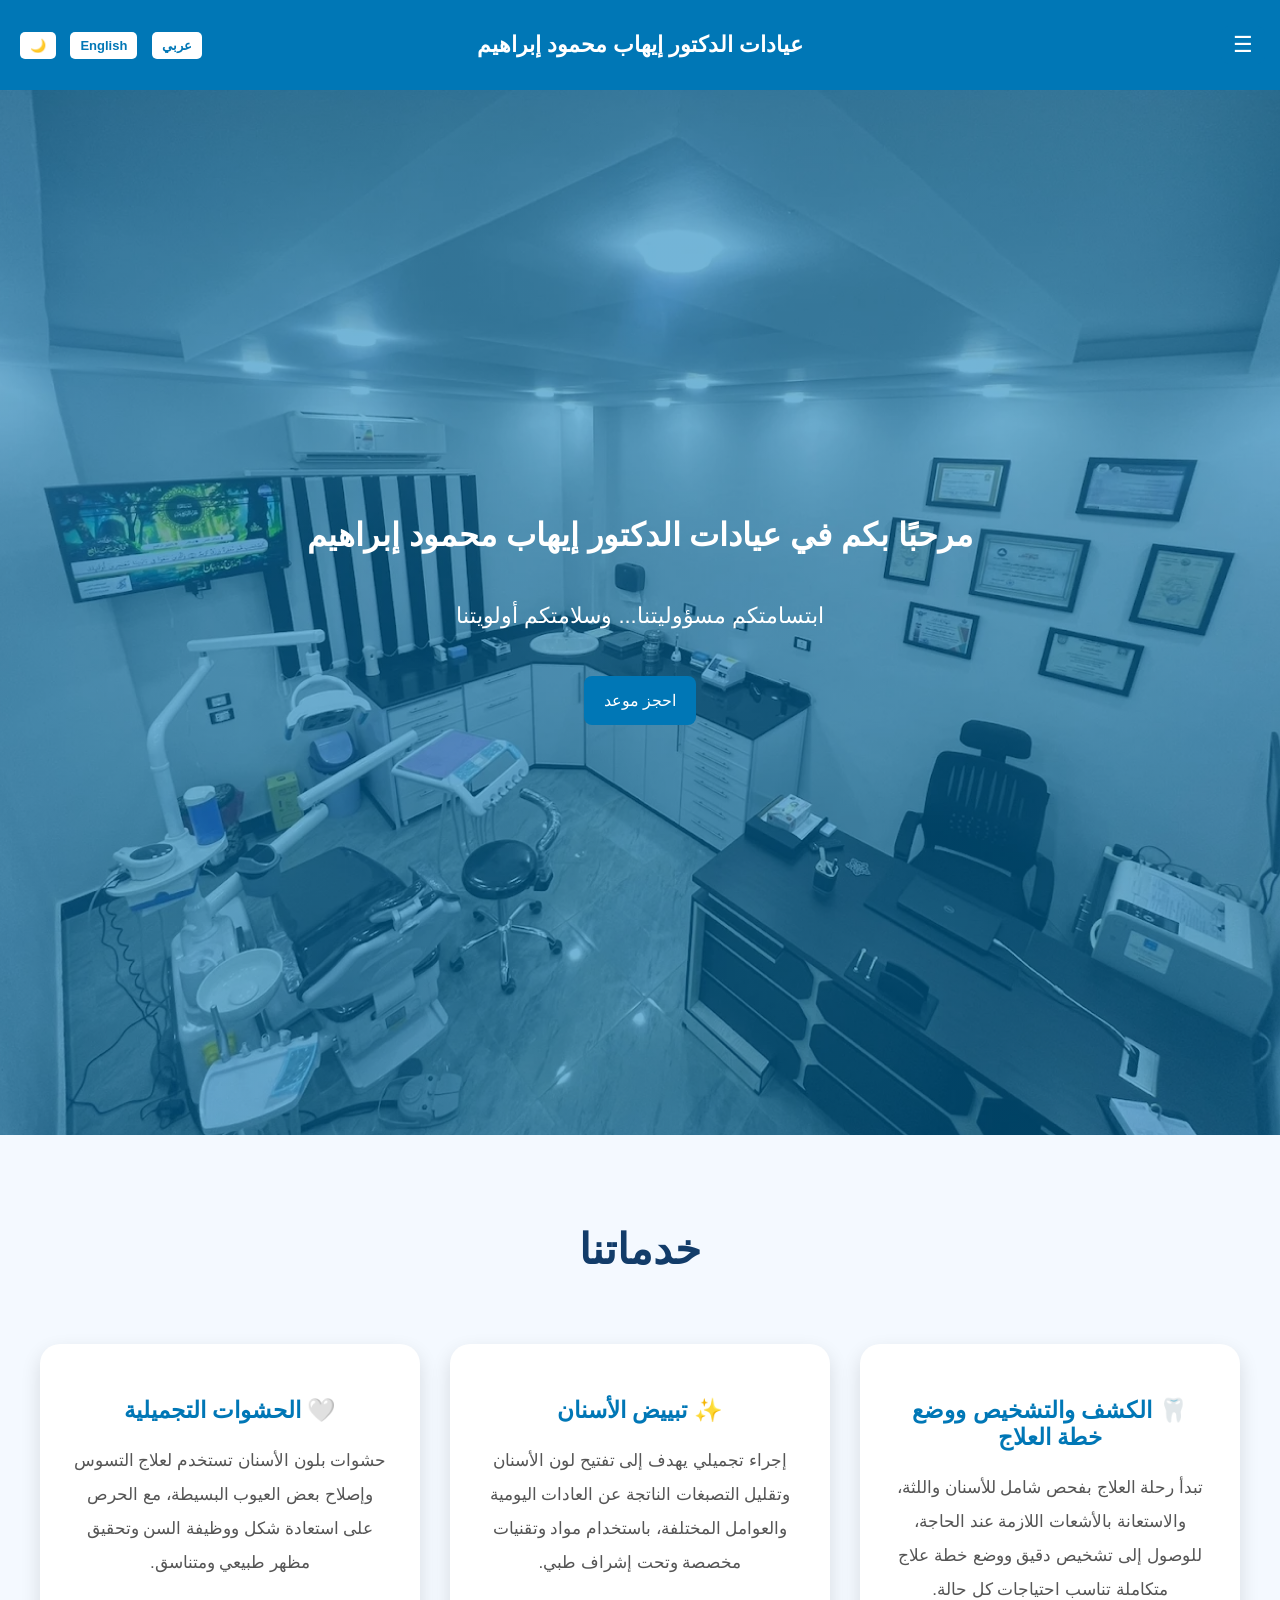
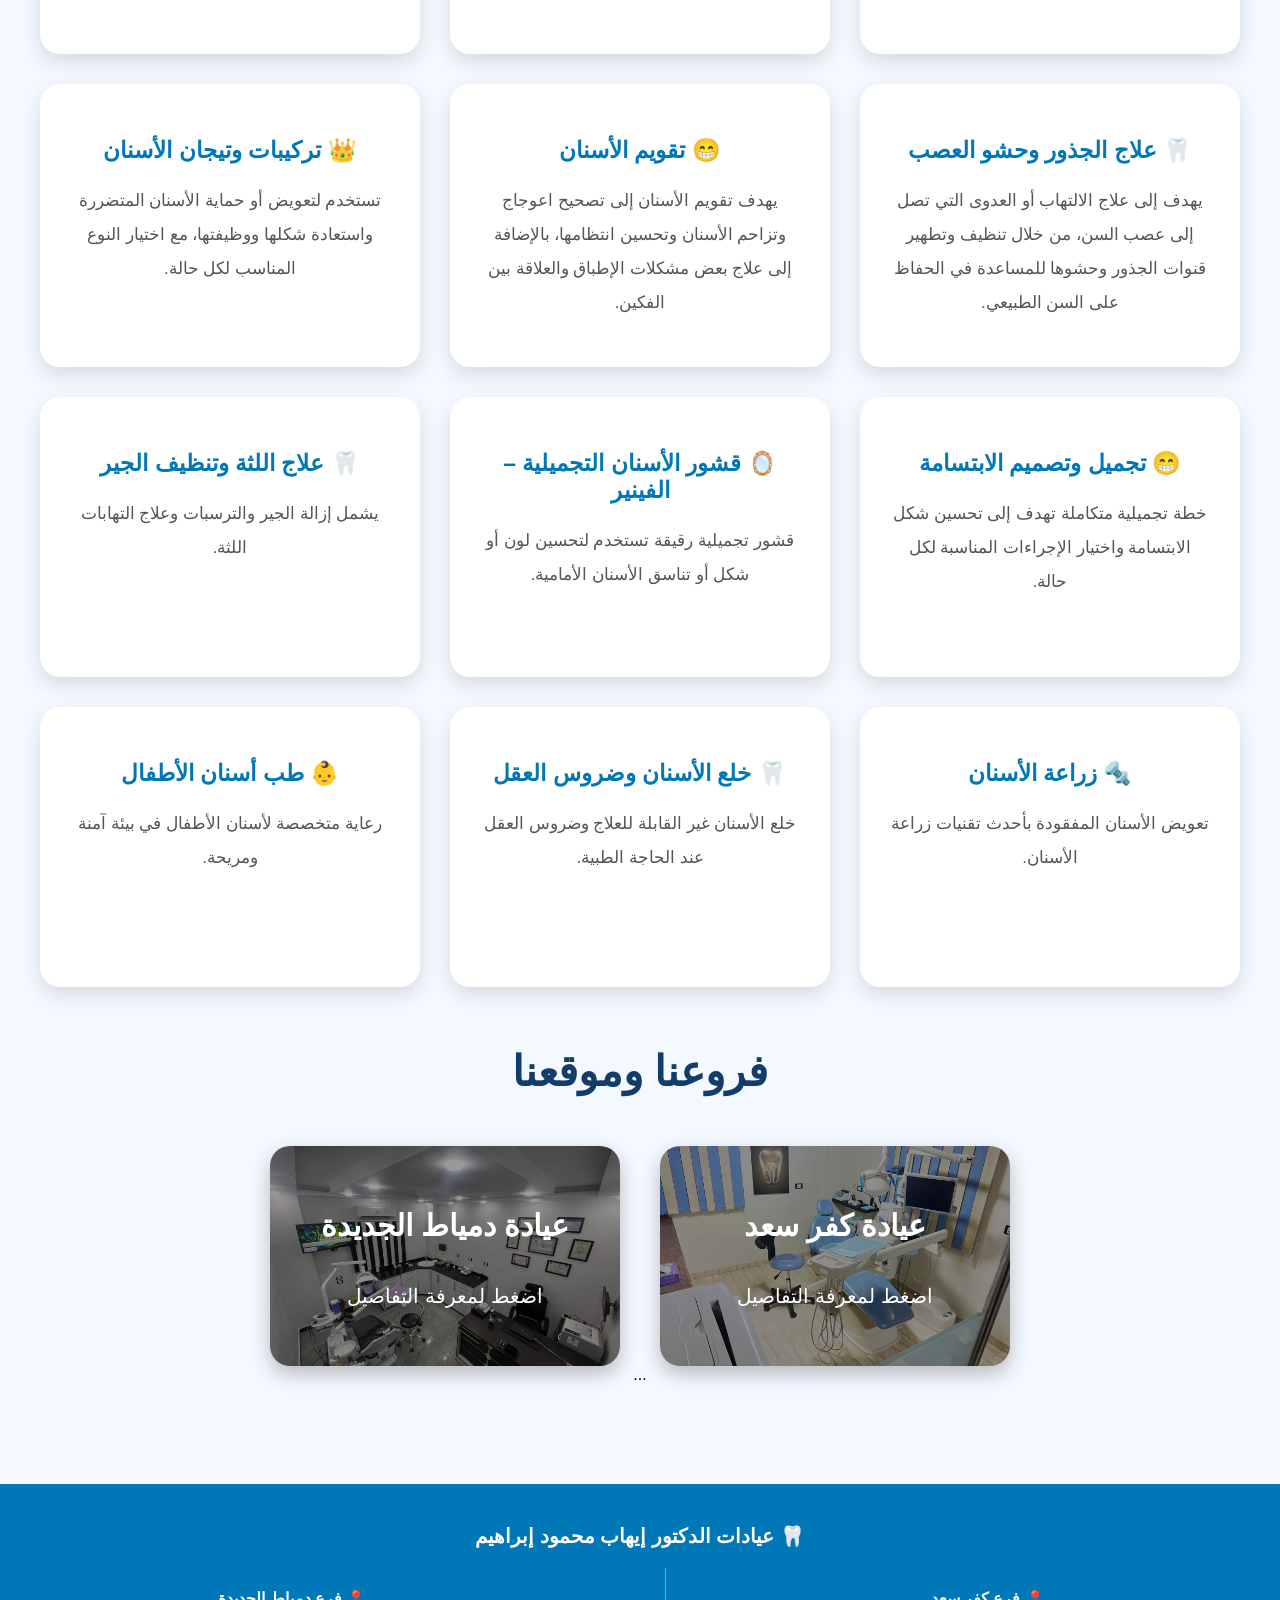
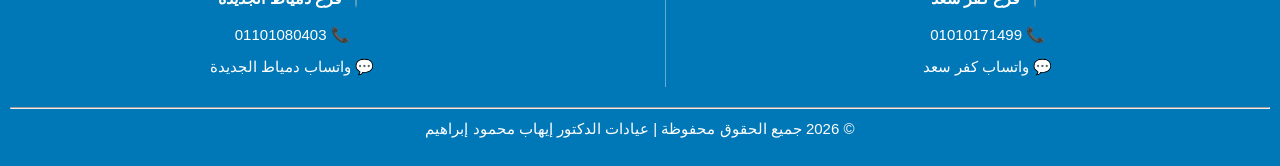
<file: index.html>
<!DOCTYPE html>
<html lang="ar" dir="rtl">

<head>
    <meta charset="UTF-8">
    <meta name="viewport" content="width=device-width, initial-scale=1.0">
    <meta name="google-site-verification" content="3IXRGSkJL5EJipEd3hum7cJm9dcUq07K4x707gbHcPk" />
   <title>عيادات الدكتور إيهاب محمود إبراهيم | أفضل عيادة أسنان في دمياط</title>
<meta name="description" content="عيادات الدكتور إيهاب محمود إبراهيم - نقدم خدمات زراعة الأسنان، تقويم الأسنان، تجميل الأسنان، علاج العصب، وتنظيف الأسنان بأحدث التقنيات في كفر سعد ودمياط الجديدة.">

<meta name="keywords" content="عيادات الدكتور إيهاب محمود إبراهيم, دكتور أسنان دمياط, دكتور أسنان كفر سعد, زراعة الأسنان, تقويم الأسنان, تجميل الأسنان, علاج الأسنان">

<meta name="robots" content="index, follow">

<meta property="og:title" content="عيادات الدكتور إيهاب محمود إبراهيم">

<meta property="og:description" content="ابتسامتكم مسؤوليتنا... وسلامتكم أولويتنا.">

<meta property="og:url" content="https://lordehabcom-glitch.github.io/clinic-website-v2/">

<meta property="og:image" content="https://lordehabcom-glitch.github.io/clinic-website-v2/images/hero.jpg">
    <link rel="stylesheet" href="css/style.css">
    <link rel="canonical" href="https://lordehabcom-glitch.github.io/clinic-website-v2/">
    <script type="application/ld+json">
{
  "@context":"https://schema.org",
  "@type":"Dentist",
  "name":"عيادات الدكتور إيهاب محمود إبراهيم",
  "url":"https://lordehabcom-glitch.github.io/clinic-website-v2/",
  "image":"https://lordehabcom-glitch.github.io/clinic-website-v2/images/hero.jpg",
  "description":"عيادات متخصصة في علاج وتجميل وزراعة وتقويم الأسنان في كفر سعد ودمياط الجديدة.",
  "telephone":"+20 1010171499",
  "address":{
    "@type":"PostalAddress",
    "addressLocality":"Damietta",
    "addressCountry":"EG"
  }
}
</script>
</head>

<body>

<header>

    <h2 id="clinicName" class="clinic-title">
        عيادات الدكتور إيهاب محمود إبراهيم
    </h2>

    <div class="menu">

        <button class="menu-btn" onclick="toggleMenu()">☰</button>

        <div class="menu-content" id="menuContent">
            <a href="index.html" id="homeLink">الرئيسية</a>
            <a href="about.html" id="aboutLink">من نحن</a>
            <a href="services.html" id="servicesLink">الخدمات</a>
            <a href="doctor.html" id="doctorLink">الطبيب</a>
            <a href="contact.html" id="contactLink">تواصل معنا</a>
            <a href="booking.html" id="bookingBtn">احجز موعد</a>
        </div>

    </div>

    <div class="language">

        <button onclick="changeLanguage('ar')">عربي</button>
        <button onclick="changeLanguage('en')">English</button>
        <button id="themeBtn" onclick="toggleTheme()">🌙</button>

    </div>

</header>

<section class="hero">

    <h1 id="title">
        مرحبًا بكم في عيادات الدكتور إيهاب محمود إبراهيم
    </h1>

    <p id="description">
        ابتسامتكم مسؤوليتنا... وسلامتكم أولويتنا
    </p>

    <a href="booking.html" id="menuBookingBtn">احجز موعد</a>

</section>


<section class="services-section">

    <h2 id="servicesTitle">خدماتنا</h2>

    <div class="cards">

        <div class="card">
            <h3 id="service1">🦷 الكشف والتشخيص ووضع خطة العلاج</h3>
            <p id="serviceDesc1">
                تبدأ رحلة العلاج بفحص شامل للأسنان واللثة، والاستعانة بالأشعات اللازمة عند الحاجة،
                للوصول إلى تشخيص دقيق ووضع خطة علاج متكاملة تناسب احتياجات كل حالة.
            </p>
        </div>

        <div class="card">
            <h3 id="service2">✨ تبييض الأسنان</h3>
            <p id="serviceDesc2">
                إجراء تجميلي يهدف إلى تفتيح لون الأسنان وتقليل التصبغات الناتجة عن العادات اليومية
                والعوامل المختلفة، باستخدام مواد وتقنيات مخصصة وتحت إشراف طبي.
            </p>
        </div>

        <div class="card">
            <h3 id="service3">🤍 الحشوات التجميلية</h3>
            <p id="serviceDesc3">
                حشوات بلون الأسنان تستخدم لعلاج التسوس وإصلاح بعض العيوب البسيطة،
                مع الحرص على استعادة شكل ووظيفة السن وتحقيق مظهر طبيعي ومتناسق.
            </p>
        </div>

        <div class="card">
            <h3 id="service4">🦷 علاج الجذور وحشو العصب</h3>
            <p id="serviceDesc4">
                يهدف إلى علاج الالتهاب أو العدوى التي تصل إلى عصب السن، من خلال تنظيف
                وتطهير قنوات الجذور وحشوها للمساعدة في الحفاظ على السن الطبيعي.
            </p>
        </div>

        <div class="card">
            <h3 id="service5">😁 تقويم الأسنان</h3>
            <p id="serviceDesc5">
                يهدف تقويم الأسنان إلى تصحيح اعوجاج وتزاحم الأسنان وتحسين انتظامها،
                بالإضافة إلى علاج بعض مشكلات الإطباق والعلاقة بين الفكين.
            </p>
        </div>

        <div class="card">
            <h3 id="service6">👑 تركيبات وتيجان الأسنان</h3>
            <p id="serviceDesc6">
                تستخدم لتعويض أو حماية الأسنان المتضررة واستعادة شكلها ووظيفتها،
                مع اختيار النوع المناسب لكل حالة.
            </p>
        </div>
                <div class="card">
            <h3 id="service7">😁 تجميل وتصميم الابتسامة</h3>
            <p id="serviceDesc7">
                خطة تجميلية متكاملة تهدف إلى تحسين شكل الابتسامة من خلال تقييم لون وشكل وحجم وترتيب الأسنان،
                واختيار الإجراءات المناسبة وفق احتياجات كل حالة.
            </p>
        </div>

        <div class="card">
            <h3 id="service8">🪞 قشور الأسنان التجميلية – الفينير</h3>
            <p id="serviceDesc8">
                قشور تجميلية رقيقة تستخدم في حالات مختارة لتحسين لون أو شكل أو تناسق الأسنان الأمامية،
                بعد تقييم الحالة واختيار الخطة المناسبة.
            </p>
        </div>

        <div class="card">
            <h3 id="service9">🦷 علاج اللثة وتنظيف الجير</h3>
            <p id="serviceDesc9">
                يشمل إزالة الجير والترسبات وتقييم صحة اللثة، مع علاج التهابات اللثة
                والحفاظ على الأنسجة الداعمة للأسنان.
            </p>
        </div>

        <div class="card">
            <h3 id="service10">🔩 زراعة الأسنان</h3>
            <p id="serviceDesc10">
                أحد الحلول الحديثة لتعويض الأسنان المفقودة، من خلال زرعات يتم تثبيتها داخل عظام الفك
                لتوفير دعم مناسب للتركيبات التعويضية بعد التقييم الدقيق للحالة.
            </p>
        </div>

        <div class="card">
            <h3 id="service11">🦷 خلع الأسنان وضروس العقل</h3>
            <p id="serviceDesc11">
                إجراء خلع الأسنان غير القابلة للعلاج وضروس العقل عند وجود داعٍ طبي،
                مع تقييم الحالة والأشعات اللازمة واختيار الإجراء المناسب.
            </p>
        </div>

        <div class="card">
            <h3 id="service12">👶 طب أسنان الأطفال</h3>
            <p id="serviceDesc12">
                رعاية متخصصة لأسنان الأطفال تشمل الوقاية وعلاج التسوس والحشوات
                وعلاجات العصب المناسبة، مع الاهتمام بالتعامل النفسي والسلوكي للطفل.
            </p>
        </div>

    </div>
<section class="clinics-section">

<h2> فروعنا وموقعنا</h2>

<div class="clinic-cards">

<div class="clinic-card kafr" onclick="location.href='kafr-saad.html'">

<h3> عيادة كفر سعد</h3>

<p>اضغط لمعرفة التفاصيل</p>

</div>


<div class="clinic-card new-damietta" onclick="location.href='new-damietta.html'">

<h3> عيادة دمياط الجديدة</h3>

<p>اضغط لمعرفة التفاصيل</p>

</div>

</div>

</section>

...

</section>

<footer class="footer">

    <h3>🦷 عيادات الدكتور إيهاب محمود إبراهيم</h3>

    <div class="footer-branches">

        <div class="footer-branch">

           <h4>
    <a href="kafr-saad.html">
        📍 فرع كفر سعد
    </a>
</h4>

            <p>
                📞 
                <a href="tel:01010171499">
                    01010171499
                </a>
            </p>

            <p>
                💬 
                <a href="https://wa.me/201010171499" target="_blank">
                    واتساب كفر سعد
                </a>
            </p>

        </div>


        <div class="footer-branch">

            <h4>
    <a href="new-damietta.html">
        📍 فرع دمياط الجديدة
    </a>
</h4>

            <p>
                📞 
                <a href="tel:01101080403">
                    01101080403
                </a>
            </p>

            <p>
                💬 
                <a href="https://wa.me/201101080403" target="_blank">
                    واتساب دمياط الجديدة
                </a>
            </p>

        </div>

    </div>

    <hr>

    <p>
        © 2026 جميع الحقوق محفوظة | عيادات الدكتور إيهاب محمود إبراهيم
    </p>

</footer>

<script src="js/script.js"></script>
<button id="scrollTopBtn" onclick="scrollToTop()">
⬆
</button>
</body>

</html>
</file>
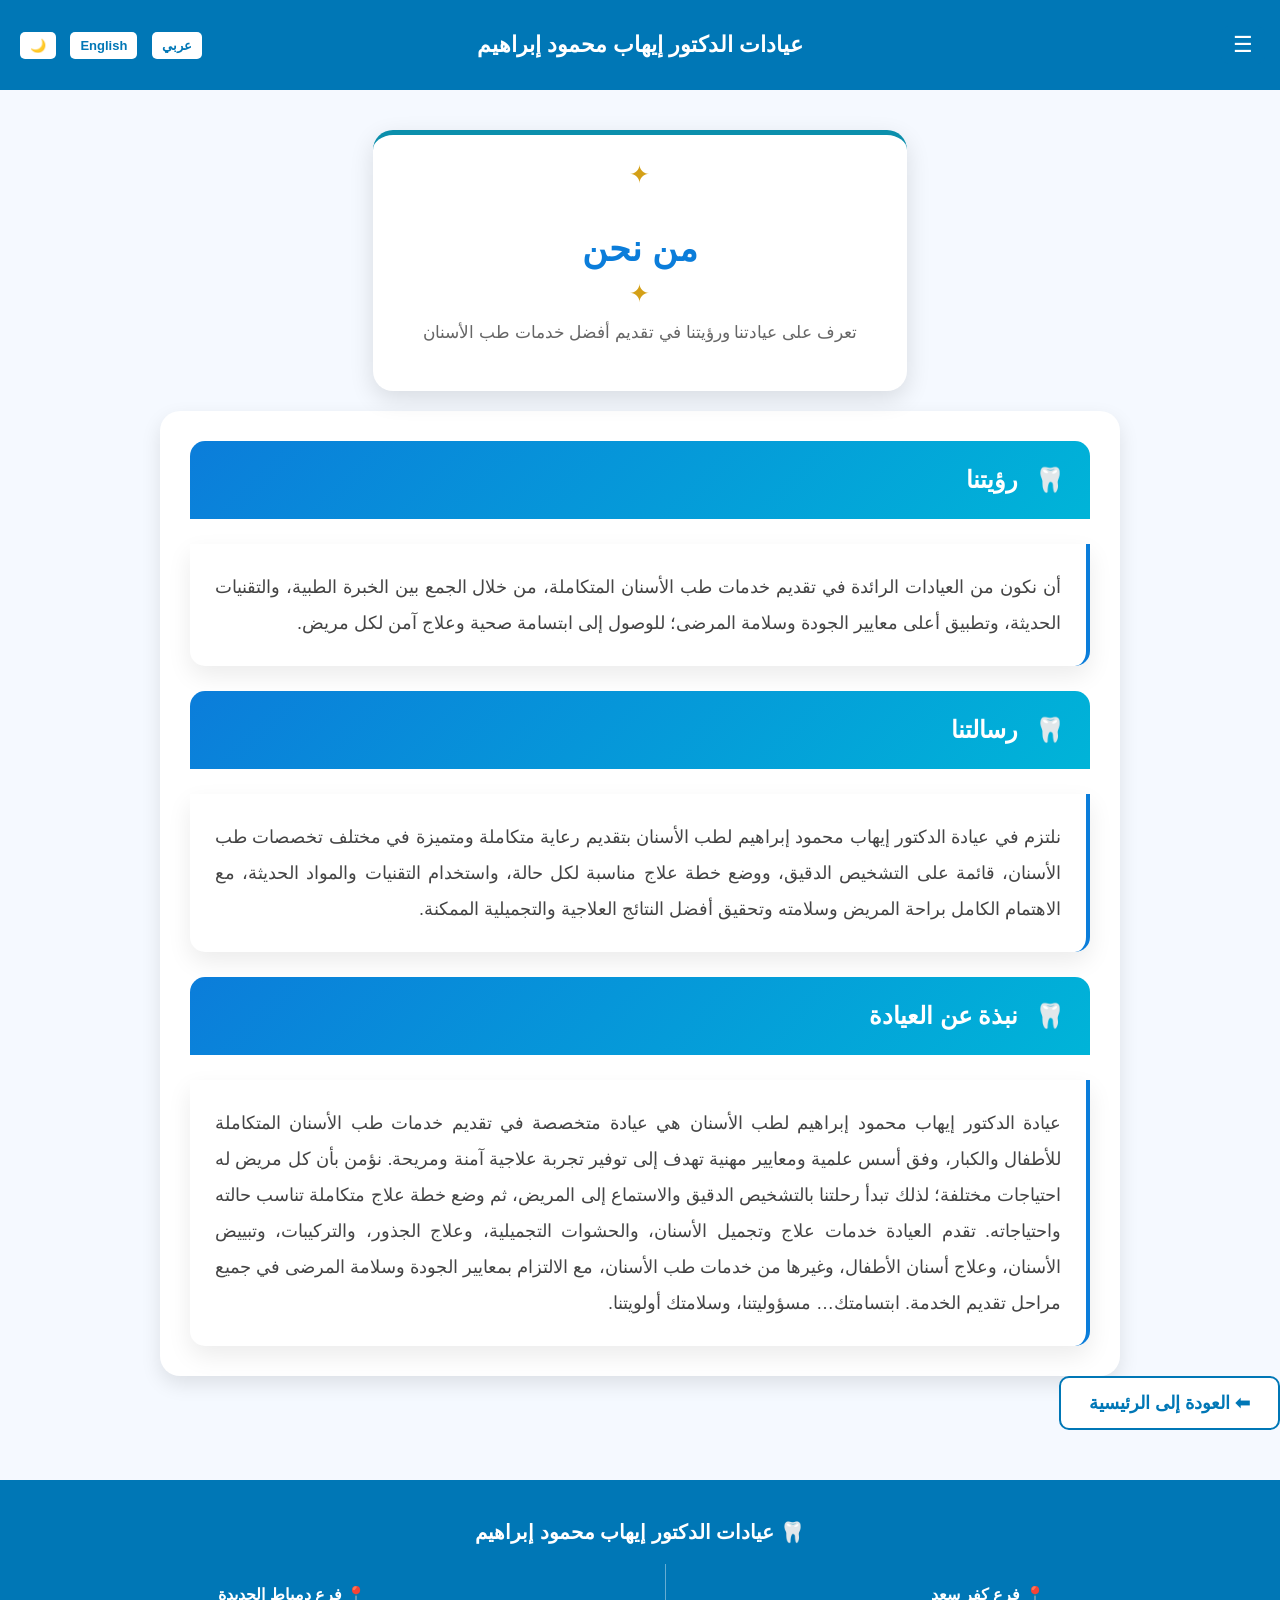
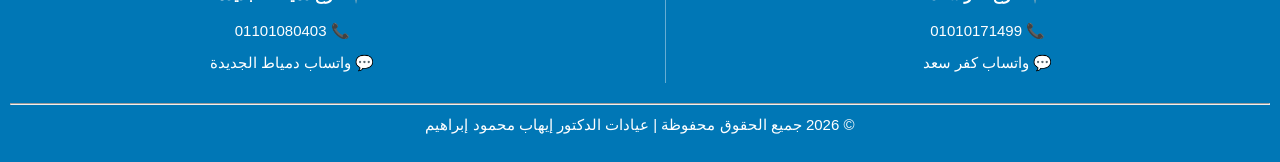
<file: about.html>
<!DOCTYPE html>
<html lang="ar" dir="rtl">

<head>

    <meta charset="UTF-8">
    <meta name="viewport" content="width=device-width, initial-scale=1.0">

    <title>من نحن</title>

    <link rel="stylesheet" href="css/style.css">

</head>


<body>


<header>


    <h2 id="clinicName" class="clinic-title">
    عيادات الدكتور إيهاب محمود إبراهيم
</h2>


    <div class="menu">

<button class="menu-btn" onclick="toggleMenu()">☰</button>

<div class="menu-content" id="menuContent">

    <a href="index.html" id="homeLink">الرئيسية</a>
    <a href="about.html" id="aboutLink">من نحن</a>
    <a href="services.html" id="servicesLink">الخدمات</a>
    <a href="doctor.html" id="doctorLink">الطبيب</a>
    <a href="contact.html" id="contactLink">تواصل معنا</a>
    <a href="booking.html" id="bookingBtn">احجز موعد</a>

</div>

</div>



    <div class="language">

        <button onclick="changeLanguage('ar')">
            عربي
        </button>


        <button onclick="changeLanguage('en')">
            English
        </button>


        <button id="themeBtn" onclick="toggleTheme()">
            🌙
        </button>

    </div>


</header>





<section class="about-header">

    <div class="about-title-box">
        <span>✦</span>
        <h2 id="aboutTitle">من نحن</h2>
        <span>✦</span>
        <p>تعرف على عيادتنا ورؤيتنا في تقديم أفضل خدمات طب الأسنان</p>
    </div>

</section>


<div class="about-box">

<h3 id="visionTitle">رؤيتنا</h3>

<p id="visionText"></p>


<h3 id="missionTitle">رسالتنا</h3>

<p id="missionText"></p>


<h3 id="aboutClinicTitle">نبذة عن العيادة</h3>

<p id="aboutClinicText"></p>


</div>

</section>
<a href="index.html" class="back-btn">
    ⬅ العودة إلى الرئيسية
</a>



<footer class="footer">

    <h3>🦷 عيادات الدكتور إيهاب محمود إبراهيم</h3>

    <div class="footer-branches">

        <div class="footer-branch">

            <h4>
    <a href="kafr-saad.html">
        📍 فرع كفر سعد
    </a>
</h4>

            <p>
                📞 
                <a href="tel:01010171499">
                    01010171499
                </a>
            </p>

            <p>
                💬 
                <a href="https://wa.me/201010171499" target="_blank">
                    واتساب كفر سعد
                </a>
            </p>

        </div>


        <div class="footer-branch">

           <h4>
    <a href="new-damietta.html">
        📍 فرع دمياط الجديدة
    </a>
</h4>

            <p>
                📞 
                <a href="tel:01101080403">
                    01101080403
                </a>
            </p>

            <p>
                💬 
                <a href="https://wa.me/201101080403" target="_blank">
                    واتساب دمياط الجديدة
                </a>
            </p>

        </div>

    </div>

    <hr>

    <p>
        © 2026 جميع الحقوق محفوظة | عيادات الدكتور إيهاب محمود إبراهيم
    </p>

</footer>


<script src="js/script.js"></script>

<button id="scrollTopBtn" onclick="scrollToTop()">
⬆
</button>
</body>
</html>
</file>
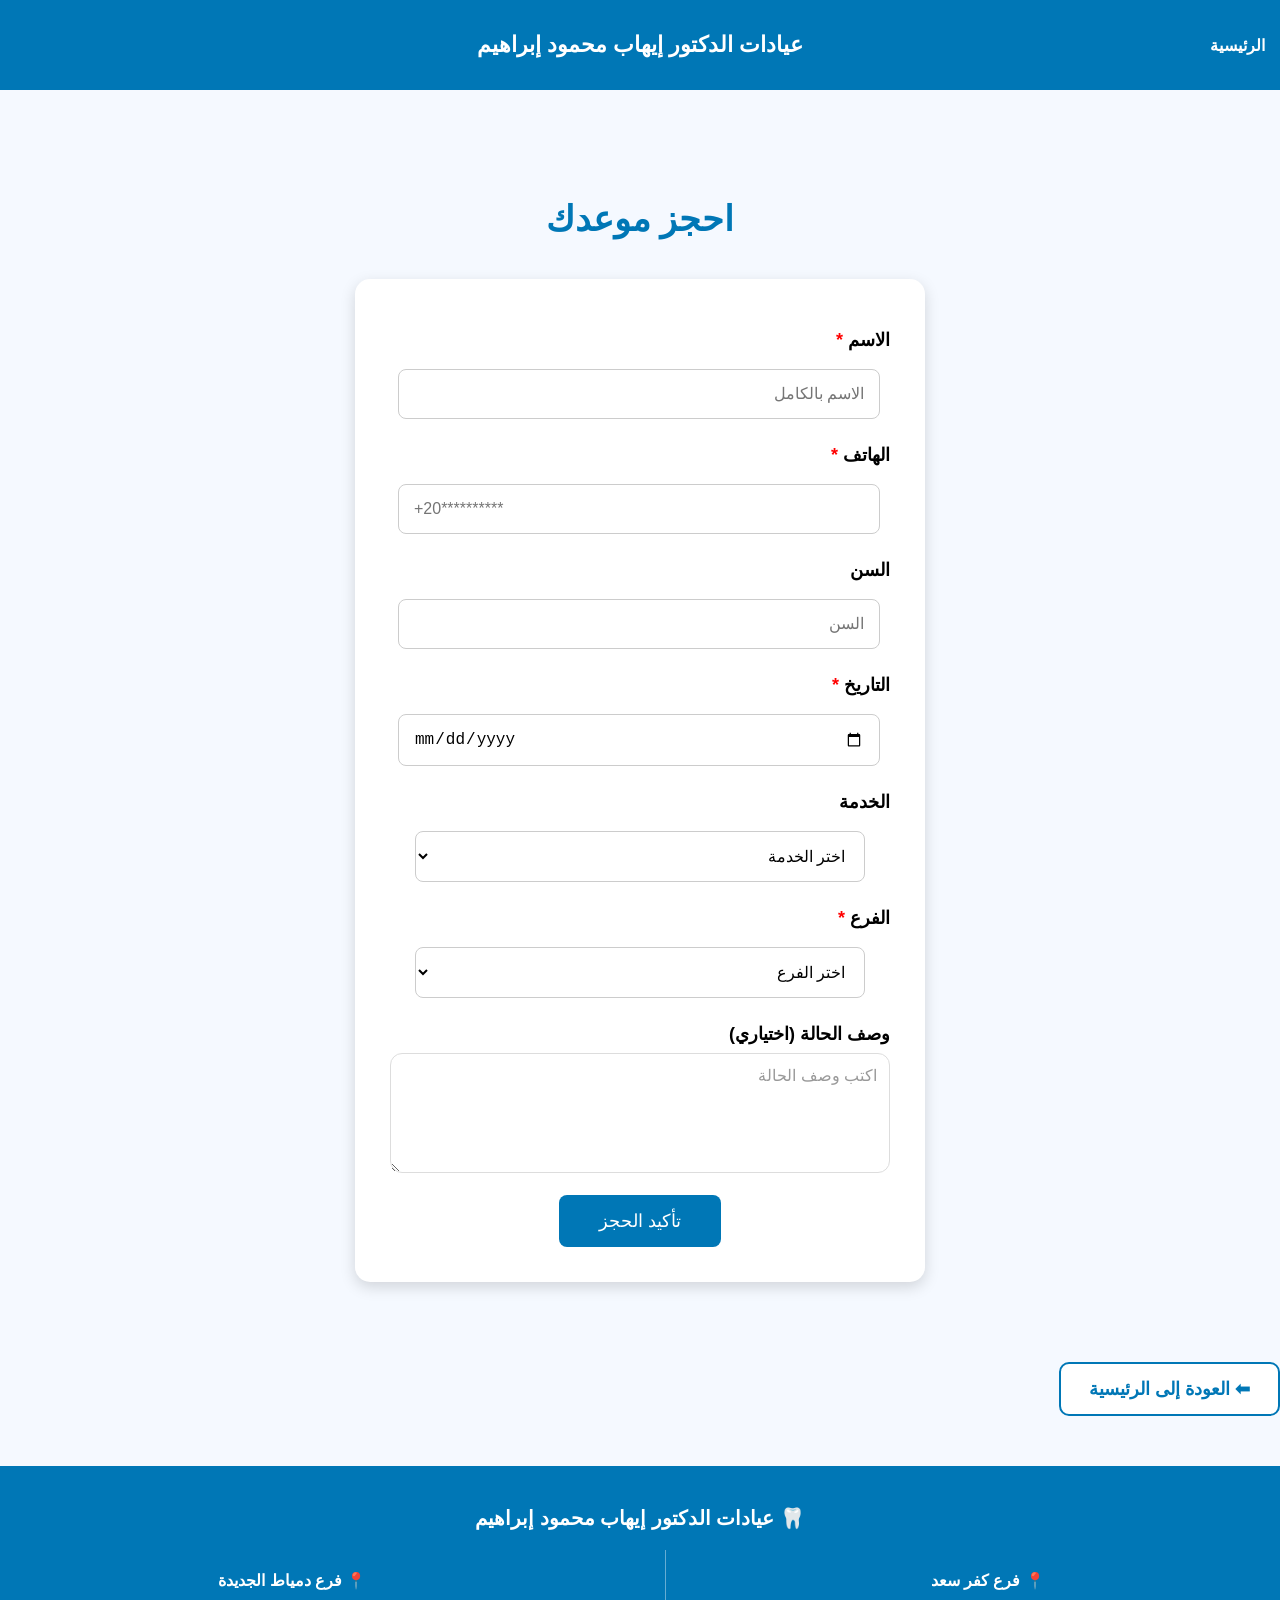
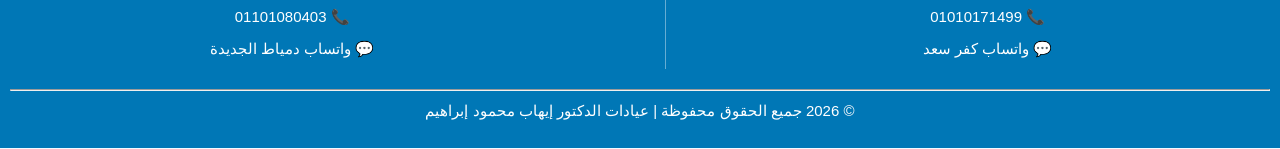
<file: booking.html>
<!DOCTYPE html>
<html lang="ar" dir="rtl">

<head>
    <meta charset="UTF-8">
    <meta name="viewport" content="width=device-width, initial-scale=1.0">
    <title>حجز موعد</title>

    <link rel="stylesheet" href="css/style.css">
</head>

<body>

<header>

    <h2 id="clinicName" class="clinic-title">
    عيادات الدكتور إيهاب محمود إبراهيم
</h2>

    <nav>
        <a href="index.html">الرئيسية</a>
    </nav>

</header>

<section class="booking-section">

    <h2>احجز موعدك</h2>

    <form class="booking-form">

        <label>الاسم <span style="color:red">*</span></label>
<input type="text" id="name" placeholder="الاسم بالكامل" required>

<label>الهاتف <span style="color:red">*</span></label>
<input type="tel" id="phone" placeholder="+20**********" required>

<label>السن</label>
<input type="number" id="age" placeholder="السن">

<label>التاريخ <span style="color:red">*</span></label>
<input type="date" id="date" required>
<label>الخدمة</label>
<select id="service">
    <option value="">اختر الخدمة</option>
    <option>الكشف والتشخيص</option>
    <option>تبييض الأسنان</option>
    <option>الحشوات التجميلية</option>
    <option>علاج الجذور وحشو العصب</option>
    <option>تقويم الأسنان</option>
    <option>تركيبات وتيجان الأسنان</option>
    <option>تجميل وتصميم الابتسامة</option>
    <option>الفينير</option>
    <option>علاج اللثة وتنظيف الجير</option>
    <option>زراعة الأسنان</option>
    <option>خلع الأسنان وضروس العقل</option>
    <option>جراحة الوجه والفكين</option>
    <option>  الاطفال</option>
    <option value="other">خدمة أخرى</option>
</select>
<div id="otherServiceBox" style="display:none; margin-top:15px;">
    <label>اكتب اسم الخدمة</label>
    <input type="text" id="otherService" placeholder="اكتب الخدمة المطلوبة">
</div>
<label>الفرع <span style="color:red">*</span></label>

<select id="branch" required>
    <option value="">اختر الفرع</option>
    <option>فرع كفر سعد</option>
    <option>فرع دمياط الجديدة</option>
</select>


<label>وصف الحالة (اختياري)</label>

<textarea id="caseDescription" placeholder="اكتب وصف الحالة"></textarea>
<br><br>
        <button type="button" onclick="sendWhatsApp()">
            تأكيد الحجز
        </button>

    </form>

</section>
<a href="index.html" class="back-btn">
    ⬅ العودة إلى الرئيسية
</a>
</section>

<footer class="footer">

    <h3>🦷 عيادات الدكتور إيهاب محمود إبراهيم</h3>

    <div class="footer-branches">

        <div class="footer-branch">

           <h4>
    <a href="kafr-saad.html">
        📍 فرع كفر سعد
    </a>
</h4>

            <p>
                📞 
                <a href="tel:01010171499">
                    01010171499
                </a>
            </p>

            <p>
                💬 
                <a href="https://wa.me/201010171499" target="_blank">
                    واتساب كفر سعد
                </a>
            </p>

        </div>


        <div class="footer-branch">

            <h4>
    <a href="new-damietta.html">
        📍 فرع دمياط الجديدة
    </a>
</h4>

            <p>
                📞 
                <a href="tel:01101080403">
                    01101080403
                </a>
            </p>

            <p>
                💬 
                <a href="https://wa.me/201101080403" target="_blank">
                    واتساب دمياط الجديدة
                </a>
            </p>

        </div>

    </div>

    <hr>

    <p>
        © 2026 جميع الحقوق محفوظة | عيادات الدكتور إيهاب محمود إبراهيم
    </p>

</footer>
<script src="js/script.js"></script>
<button id="scrollTopBtn" onclick="scrollToTop()">
⬆
</button>
</body>
</html>
</file>
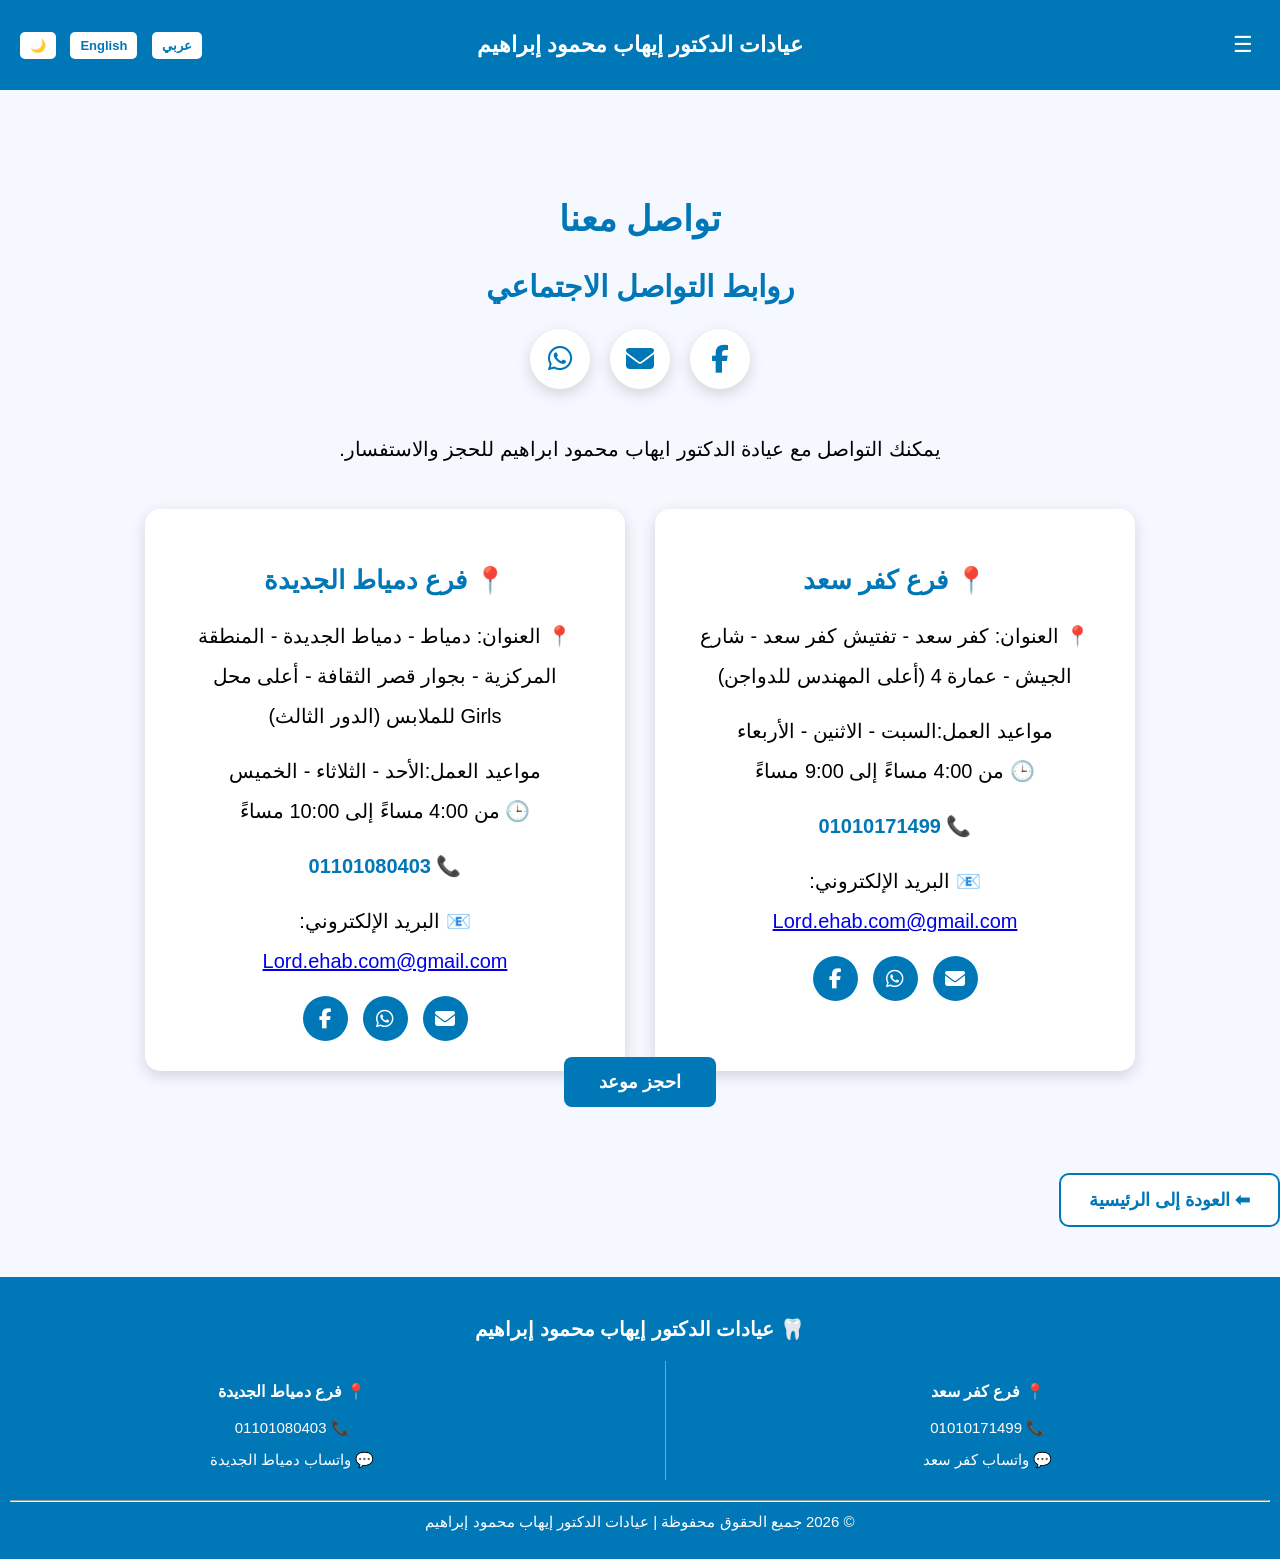
<file: contact.html>
<!DOCTYPE html>
<html lang="ar" dir="rtl">

<head>

    <meta charset="UTF-8">
    <meta name="viewport" content="width=device-width, initial-scale=1.0">

    <title>تواصل معنا</title>
<link rel="stylesheet" href="https://cdnjs.cloudflare.com/ajax/libs/font-awesome/6.5.2/css/all.min.css">
    <link rel="stylesheet" href="css/style.css">

</head>


<body>


<header>


   <h2 id="clinicName" class="clinic-title">
    عيادات الدكتور إيهاب محمود إبراهيم
</h2>


    <div class="menu">

    <button class="menu-btn" onclick="toggleMenu()">☰</button>

    <div class="menu-content" id="menuContent">

        <a href="index.html" id="homeLink">الرئيسية</a>
        <a href="about.html" id="aboutLink">من نحن</a>
        <a href="services.html" id="servicesLink">الخدمات</a>
        <a href="doctor.html" id="doctorLink">الطبيب</a>
        <a href="contact.html" id="contactLink">تواصل معنا</a>
        <a href="booking.html">احجز موعد</a>

    </div>

</div>



    <div class="language">

        <button onclick="changeLanguage('ar')">
            عربي
        </button>


        <button onclick="changeLanguage('en')">
            English
        </button>


        <button id="themeBtn" onclick="toggleTheme()">
            🌙
        </button>

    </div>


</header>




<section class="contact-section">


    <h2 id="contactTitle">
        تواصل معنا
    </h2>
<h3 class="social-title">
    روابط التواصل الاجتماعي
</h3>
<div class="social-icons">

    <a href="https://www.facebook.com/share/1DNBjy5pjT/" target="_blank" title="فيسبوك">
        <i class="fab fa-facebook-f"></i>
    </a>

    <a href="mailto:Lord.ehab.com@gmail.com" title="الإيميل">
        <i class="fas fa-envelope"></i>
    </a>

    <div class="whatsapp-menu">

    <a href="#" onclick="toggleWhatsapp(event)" title="واتساب">
        <i class="fab fa-whatsapp"></i>
    </a>

    <div class="whatsapp-options" id="whatsappOptions">

        <a href="https://wa.me/201010171499" target="_blank">
            واتساب كفر سعد
        </a>

        <a href="https://wa.me/201101080403" target="_blank">
            واتساب دمياط الجديدة
        </a>

    </div>

</div>

</div>

    <p id="contactDescription">
        يمكنك التواصل مع عيادة الكتور ايهاب محمود للحجز والاستفسار.
    </p>



<div class="contact-cards">
   <div class="contact-info" id="kafr-saad">

    <h3>📍 فرع كفر سعد</h3>

    <p>
        📍 العنوان: كفر سعد - تفتيش كفر سعد - شارع الجيش - عمارة 4 (أعلى المهندس للدواجن)
    </p>

    <p>
     مواعيد العمل:السبت - الاثنين - الأربعاء
        <br>
       🕒 من 4:00 مساءً إلى 9:00 مساءً
    </p>
   
    <p>
        📞
        <a href="tel:01010171499" class="phone-link">
            01010171499
        </a>
    </p>

    <p>
    📧 البريد الإلكتروني:
    <a href="mailto:Lord.ehab.com@gmail.com">
        Lord.ehab.com@gmail.com
    </a>
</p>

    <div class="branch-icons">

    <a href="mailto:Lord.ehab.com@gmail.com" title="البريد الإلكتروني">
        <i class="fas fa-envelope"></i>
    </a>
<a href="https://wa.me/201010171499" target="_blank" title=" واتساب كفر سعد">
    <i class="fab fa-whatsapp"></i>
</a>
   

    <a href="https://www.facebook.com/share/17uikZDeAR/" target="_blank" title="فيسبوك">
        <i class="fab fa-facebook-f"></i>
    </a>
    </div>
</div>



<div class="contact-info" id="new-damietta">

    <h3>📍 فرع دمياط الجديدة</h3>

    <p>
        📍 العنوان:  دمياط - دمياط الجديدة - المنطقة المركزية - بجوار قصر الثقافة - أعلى محل Girls للملابس (الدور الثالث)
    </p>

    <p>
       مواعيد العمل:الأحد - الثلاثاء - الخميس
        <br>
       🕒 من 4:00 مساءً إلى 10:00 مساءً
    </p>

    <p>
        📞
        <a href="tel:01101080403" class="phone-link">
            01101080403
        </a>
    </p>

    <p>
    📧 البريد الإلكتروني:
    <a href="mailto:Lord.ehab.com@gmail.com">
        Lord.ehab.com@gmail.com
    </a>
</p>
<div class="branch-icons">

    <a href="mailto:Lord.ehab.com@gmail.com" title="البريد الإلكتروني">
        <i class="fas fa-envelope"></i>
    </a>

    <a href="https://wa.me/201101080403" target="_blank" title="واتساب دمياط الجديدة">
        <i class="fab fa-whatsapp"></i>
    </a>

    <a href="https://www.facebook.com/share/1DNBjy5pjT/" target="_blank" title="فيسبوك">
        <i class="fab fa-facebook-f"></i>
    </a>
</div>
</div>

</div>


    <a href="booking.html" class="btn" id="bookingBtn">

        احجز موعد

    </a>



</section>


<a href="index.html" class="back-btn">
    ⬅ العودة إلى الرئيسية
</a>


<footer class="footer">

    <h3>🦷 عيادات الدكتور إيهاب محمود إبراهيم</h3>

    <div class="footer-branches">

        <div class="footer-branch">

            <h4>
    <a href="kafr-saad.html">
        📍 فرع كفر سعد
    </a>
</h4>

            <p>
                📞 
                <a href="tel:01010171499">
                    01010171499
                </a>
            </p>

            <p>
                💬 
                <a href="https://wa.me/201010171499" target="_blank">
                    واتساب كفر سعد
                </a>
            </p>

        </div>


        <div class="footer-branch">

            <h4>
    <a href="new-damietta.html">
        📍 فرع دمياط الجديدة
    </a>
</h4>

            <p>
                📞 
                <a href="tel:01101080403">
                    01101080403
                </a>
            </p>

            <p>
                💬 
                <a href="https://wa.me/201101080403" target="_blank">
                    واتساب دمياط الجديدة
                </a>
            </p>

        </div>

    </div>

    <hr>

    <p>
        © 2026 جميع الحقوق محفوظة | عيادات الدكتور إيهاب محمود إبراهيم
    </p>

</footer>

<script src="js/script.js"></script>

<button id="scrollTopBtn" onclick="scrollToTop()">
⬆
</button>
</body>

</html>
</file>
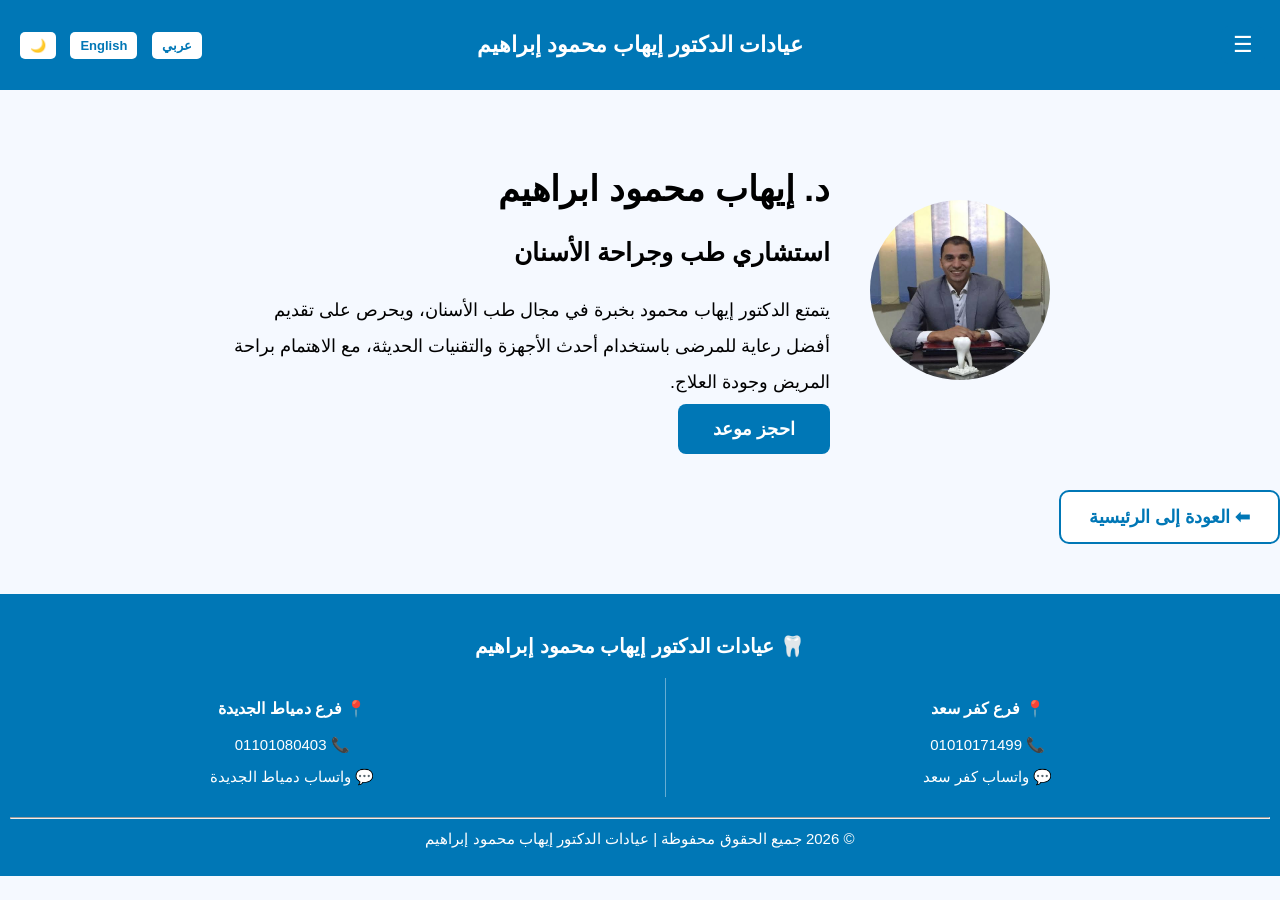
<file: doctor.html>
<!DOCTYPE html>
<html lang="ar" dir="rtl">

<head>
    <meta charset="UTF-8">
    <meta name="viewport" content="width=device-width, initial-scale=1.0">

    <title id="pageTitle">الطبيب</title>

    <link rel="stylesheet" href="css/style.css">
</head>

<body>

<header>

    <h2 id="clinicName" class="clinic-title">
    عيادات الدكتور إيهاب محمود إبراهيم
</h2>

    <div class="menu">

    <button class="menu-btn" onclick="toggleMenu()">☰</button>

    <div class="menu-content" id="menuContent">

        <a href="index.html" id="homeLink">الرئيسية</a>
        <a href="about.html" id="aboutLink">من نحن</a>
        <a href="services.html" id="servicesLink">الخدمات</a>
        <a href="doctor.html" id="doctorLink">الطبيب</a>
        <a href="contact.html" id="contactLink">تواصل معنا</a>
        <a href="booking.html">احجز موعد</a>

    </div>

</div>
    <div class="language">
        <button onclick="changeLanguage('ar')">عربي</button>
        <button onclick="changeLanguage('en')">English</button>
        <button id="themeBtn" onclick="toggleTheme()">🌙</button>
    </div>

</header>


<section class="doctor-section">

    <div class="doctor-container">

        <img src="./images/doctor.jpg"
             alt="Doctor Ehab Mahmoud"
             class="doctor-image">


        <div class="doctor-info">

            <h2 id="doctorName">
                د. إيهاب محمود ابراهيم
            </h2>


            <h3 id="doctorSpecialty">
                استشاري طب وجراحة الأسنان
            </h3>


            <p id="doctorDescription">
                يتمتع الدكتور إيهاب محمود ابراهيم بخبرة في مجال طب الأسنان،
                ويحرص على تقديم أفضل رعاية للمرضى باستخدام أحدث
                الأجهزة والتقنيات الحديثة، مع الاهتمام براحة المريض
                وجودة العلاج.
            </p>


            <a href="booking.html" class="btn" id="bookingBtn">
                احجز موعد
            </a>

        </div>

    </div>

</section>
<a href="index.html" class="back-btn">
    ⬅ العودة إلى الرئيسية
</a>
</section>

<footer class="footer">

    <h3>🦷 عيادات الدكتور إيهاب محمود إبراهيم</h3>

    <div class="footer-branches">

        <div class="footer-branch">

            <h4>
    <a href="kafr-saad.html">
        📍 فرع كفر سعد
    </a>
</h4>

            <p>
                📞 
                <a href="tel:01010171499">
                    01010171499
                </a>
            </p>

            <p>
                💬 
                <a href="https://wa.me/201010171499" target="_blank">
                    واتساب كفر سعد
                </a>
            </p>

        </div>


        <div class="footer-branch">

            <h4>
    <a href="new-damietta.html">
        📍 فرع دمياط الجديدة
    </a>
</h4>

            <p>
                📞 
                <a href="tel:01101080403">
                    01101080403
                </a>
            </p>

            <p>
                💬 
                <a href="https://wa.me/201101080403" target="_blank">
                    واتساب دمياط الجديدة
                </a>
            </p>

        </div>

    </div>

    <hr>

    <p>
        © 2026 جميع الحقوق محفوظة | عيادات الدكتور إيهاب محمود إبراهيم
    </p>

</footer>
<script src="js/script.js"></script>
<button id="scrollTopBtn" onclick="scrollToTop()">
⬆
</button>
</body>
</html>
</file>
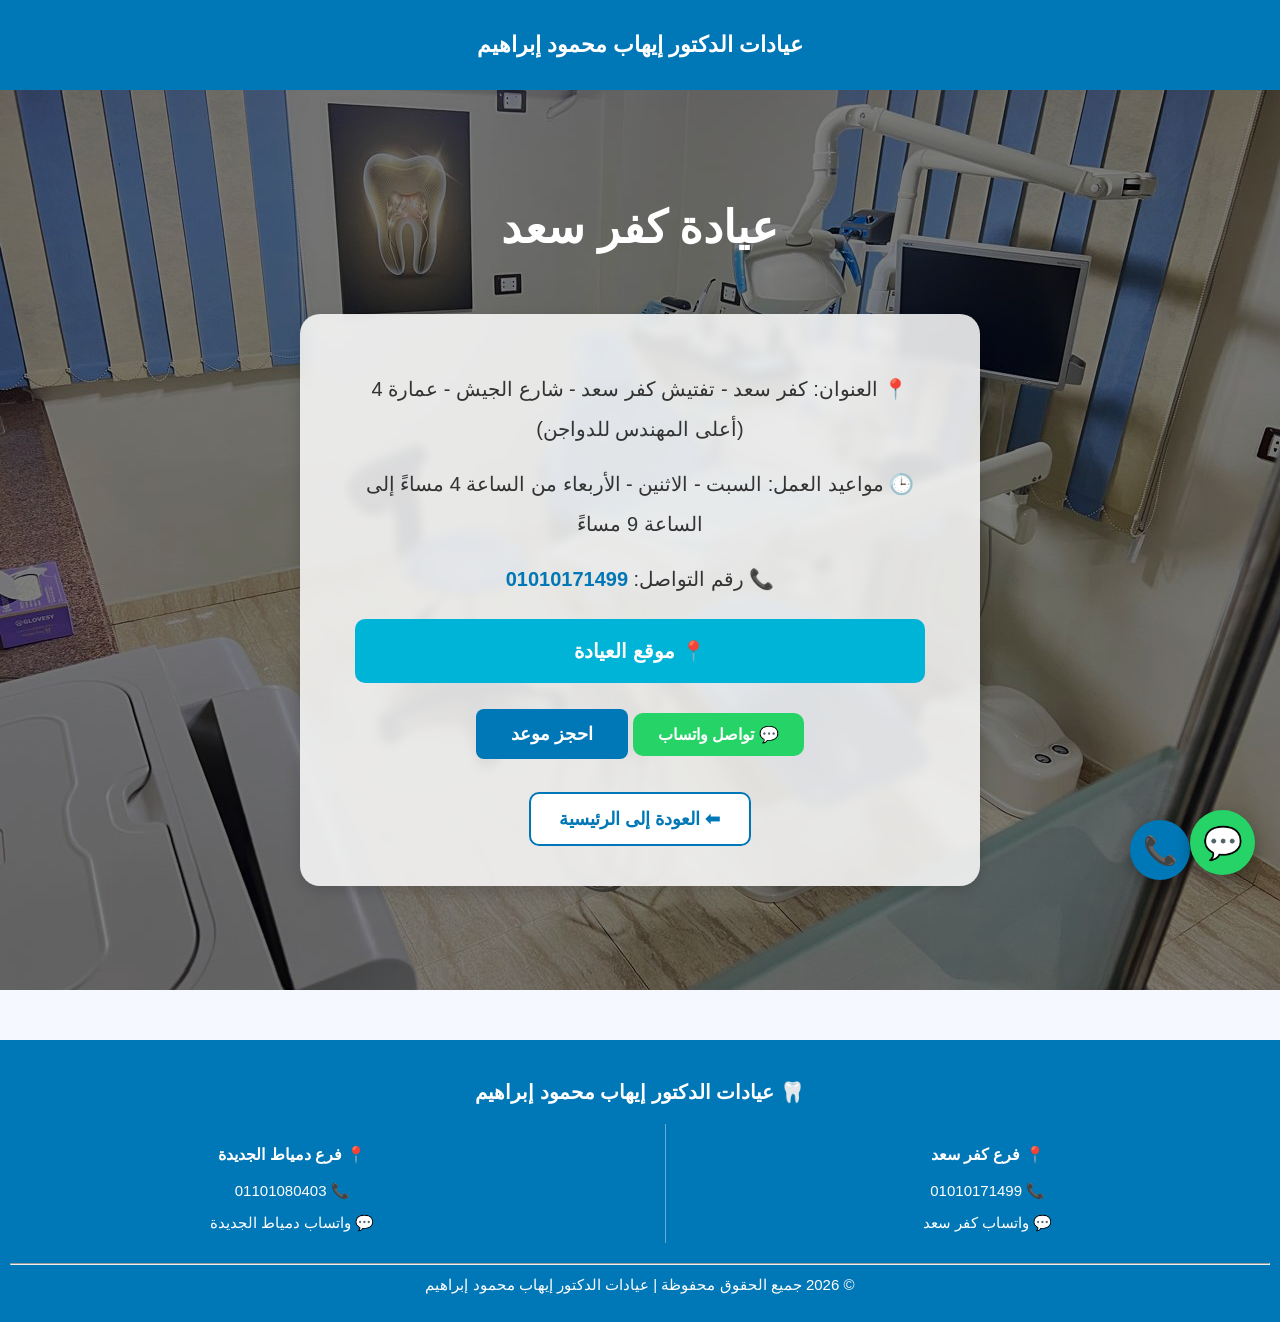
<file: kafr-saad.html>
<!DOCTYPE html>
<html lang="ar" dir="rtl">

<head>
    <meta charset="UTF-8">
    <meta name="viewport" content="width=device-width, initial-scale=1.0">
    <title>عيادة كفر سعد</title>

    <link rel="stylesheet" href="css/style.css">
</head>

<body>

<header>

<h2 class="clinic-title">
عيادات الدكتور إيهاب محمود إبراهيم
</h2>

</header>


<section class="contact-section kafr-page">

<h2>عيادة كفر سعد</h2>

<div class="contact-info">

<p>
📍 العنوان: كفر سعد - تفتيش كفر سعد - شارع الجيش - عمارة 4
<br>
(أعلى المهندس للدواجن)
</p>
<p>🕒 مواعيد العمل: السبت - الاثنين - الأربعاء من الساعة 4 مساءً إلى الساعة 9 مساءً</p>

<p>
📞 رقم التواصل:
<a href="tel:01010171499" class="phone-link">
01010171499
</a>
</p>

<p>
    
<p>
<a href="https://maps.app.goo.gl/vcFUAMV8RRKZJbGW7"
   target="_blank"
   class="location-btn">
📍 موقع العيادة
</a>
</p>
<div class="buttons-row">

<a href="https://wa.me/201010171499" target="_blank" class="whatsapp-btn">
💬 تواصل واتساب
</a>

<a href="booking.html" class="btn">
احجز موعد
</a>

</div>
<br><br>

<a href="index.html" class="back-btn">
    ⬅ العودة إلى الرئيسية
</a>
</div>

</section>
<a href="tel:01010171499" class="floating-phone">
    📞
</a>
<a href="https://wa.me/201010171499" class="floating-whatsapp" target="_blank">
    💬
</a>


<footer class="footer">

    <h3>🦷 عيادات الدكتور إيهاب محمود إبراهيم</h3>

    <div class="footer-branches">

        <div class="footer-branch">

            <h4>
    <a href="kafr-saad.html">
        📍 فرع كفر سعد
    </a>
</h4>

            <p>
                📞 
                <a href="tel:01010171499">
                    01010171499
                </a>
            </p>

            <p>
                💬 
                <a href="https://wa.me/201010171499" target="_blank">
                    واتساب كفر سعد
                </a>
            </p>

        </div>


        <div class="footer-branch">

            <h4>
    <a href="new-damietta.html">
        📍 فرع دمياط الجديدة
    </a>
</h4>

            <p>
                📞 
                <a href="tel:01101080403">
                    01101080403
                </a>
            </p>

            <p>
                💬 
                <a href="https://wa.me/201101080403" target="_blank">
                    واتساب دمياط الجديدة
                </a>
            </p>

        </div>

    </div>

    <hr>

    <p>
        © 2026 جميع الحقوق محفوظة | عيادات الدكتور إيهاب محمود إبراهيم
    </p>

</footer>
<script src="js/script.js"></script>
<button id="scrollTopBtn" onclick="scrollToTop()">
⬆
</button>
</body>

</html>
</file>
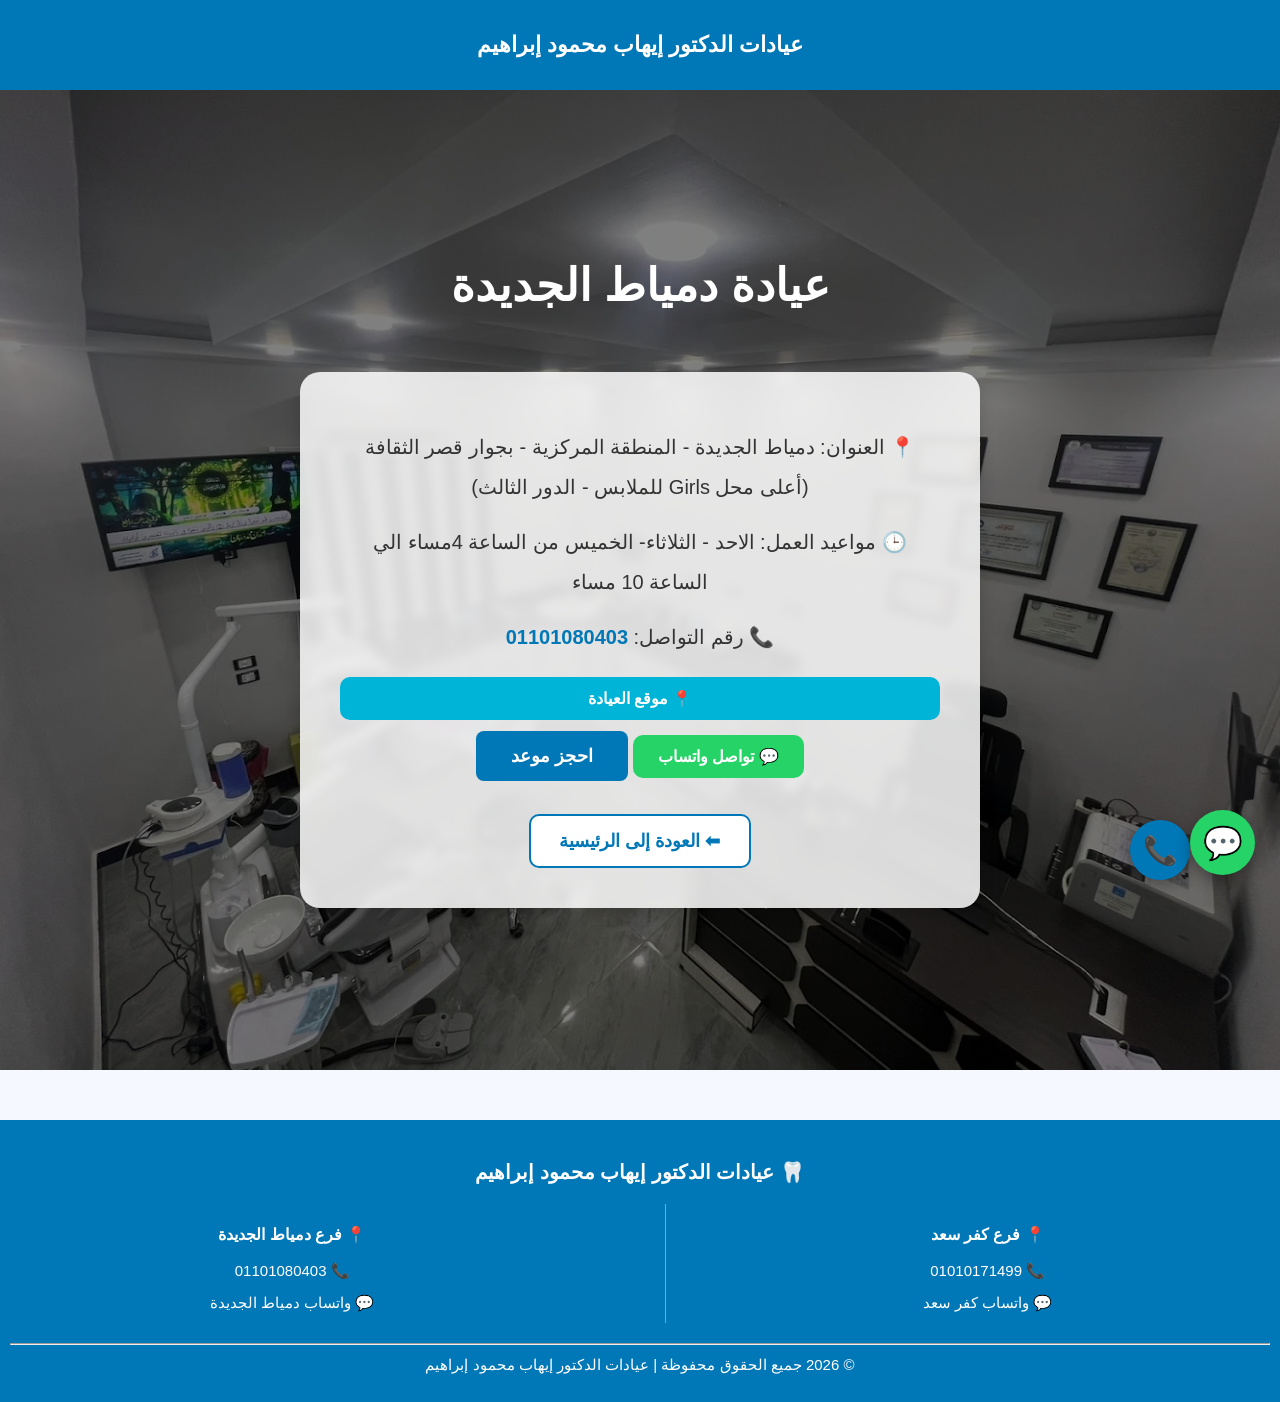
<file: new-damietta.html>
<!DOCTYPE html>
<html lang="ar" dir="rtl">

<head>
    <meta charset="UTF-8">
    <meta name="viewport" content="width=device-width, initial-scale=1.0">
    <title>عيادة دمياط الجديدة</title>

    <link rel="stylesheet" href="css/style.css">
</head>

<body>

<header>

<h2 class="clinic-title">
عيادات الدكتور إيهاب محمود إبراهيم
</h2>

</header>


<section class="contact-section new-damietta-page">

<h2>عيادة دمياط الجديدة</h2>

<div class="contact-info">

<p>
📍 العنوان: دمياط الجديدة - المنطقة المركزية - بجوار قصر الثقافة
<br>
(أعلى محل Girls للملابس - الدور الثالث)
</p>
<p>🕒 مواعيد العمل:   الاحد - الثلاثاء- الخميس من الساعة 4مساء الي الساعة 10 مساء </p>

<p>
📞 رقم التواصل:
<a href="tel:01101080403" class="phone-link">
01101080403
</a>
</p>

<a href="https://maps.app.goo.gl/ngjwBk8ViWSUvHrj9"
   target="_blank"
   class="location-btn">
📍 موقع العيادة
</a>

<div class="buttons-row">

<a href="https://wa.me/201101080403" target="_blank" class="whatsapp-btn">
💬 تواصل واتساب
</a>

<a href="booking.html" class="btn">
احجز موعد
</a>

</div>


<br><br>

<a href="index.html" class="back-btn">
⬅ العودة إلى الرئيسية
</a>
</div>

</section>
<a href="tel:01101080403" class="floating-phone">
    📞
</a>
<a href="https://wa.me/201101080403" class="floating-whatsapp" target="_blank">
💬
</a>

<footer class="footer">

    <h3>🦷 عيادات الدكتور إيهاب محمود إبراهيم</h3>

    <div class="footer-branches">

        <div class="footer-branch">

            <h4>
    <a href="kafr-saad.html">
        📍 فرع كفر سعد
    </a>
</h4>

            <p>
                📞 
                <a href="tel:01010171499">
                    01010171499
                </a>
            </p>

            <p>
                💬 
                <a href="https://wa.me/201010171499" target="_blank">
                    واتساب كفر سعد
                </a>
            </p>

        </div>


        <div class="footer-branch">

           <h4>
    <a href="new-damietta.html">
        📍 فرع دمياط الجديدة
    </a>
</h4>

            <p>
                📞 
                <a href="tel:01101080403">
                    01101080403
                </a>
            </p>

            <p>
                💬 
                <a href="https://wa.me/201101080403" target="_blank">
                    واتساب دمياط الجديدة
                </a>
            </p>

        </div>

    </div>

    <hr>

    <p>
        © 2026 جميع الحقوق محفوظة | عيادات الدكتور إيهاب محمود إبراهيم
    </p>

</footer>

<script src="js/script.js"></script>

<button id="scrollTopBtn" onclick="scrollToTop()">
⬆
</button>

</body>
</html>
</file>
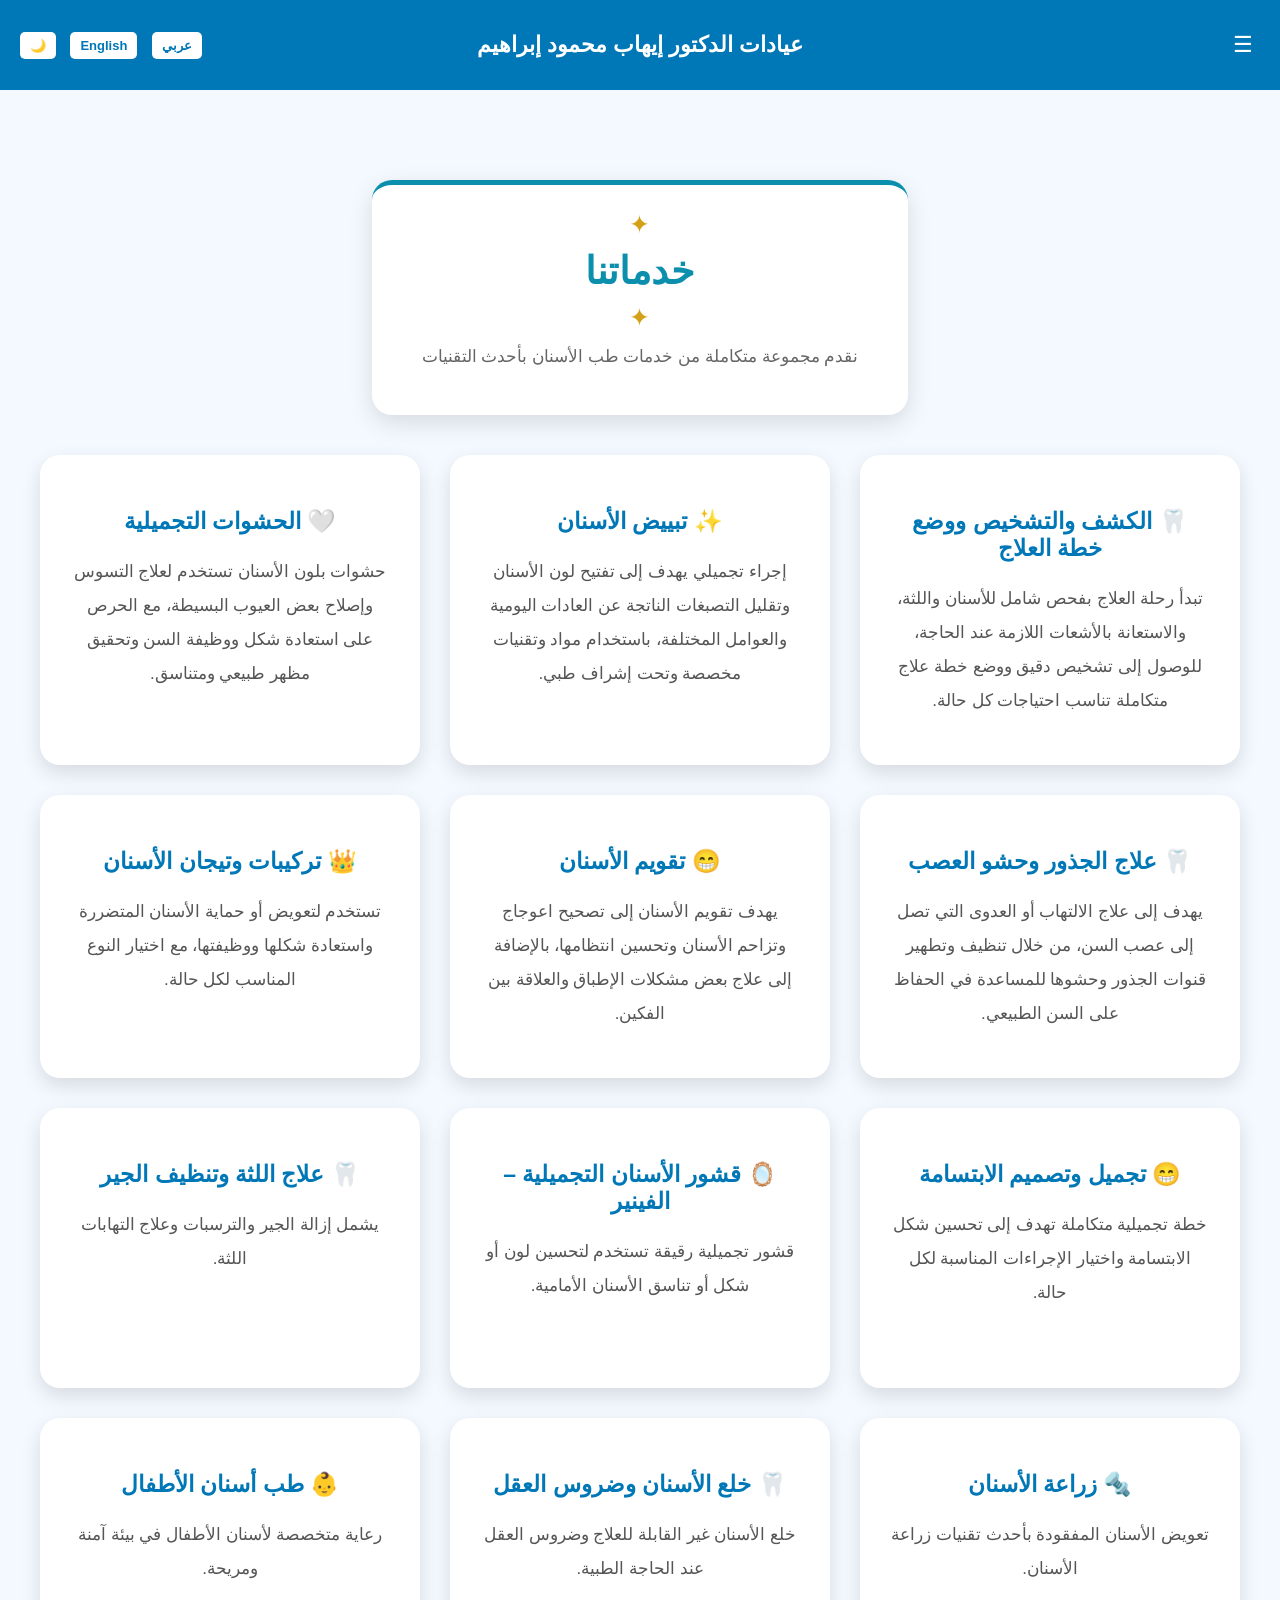
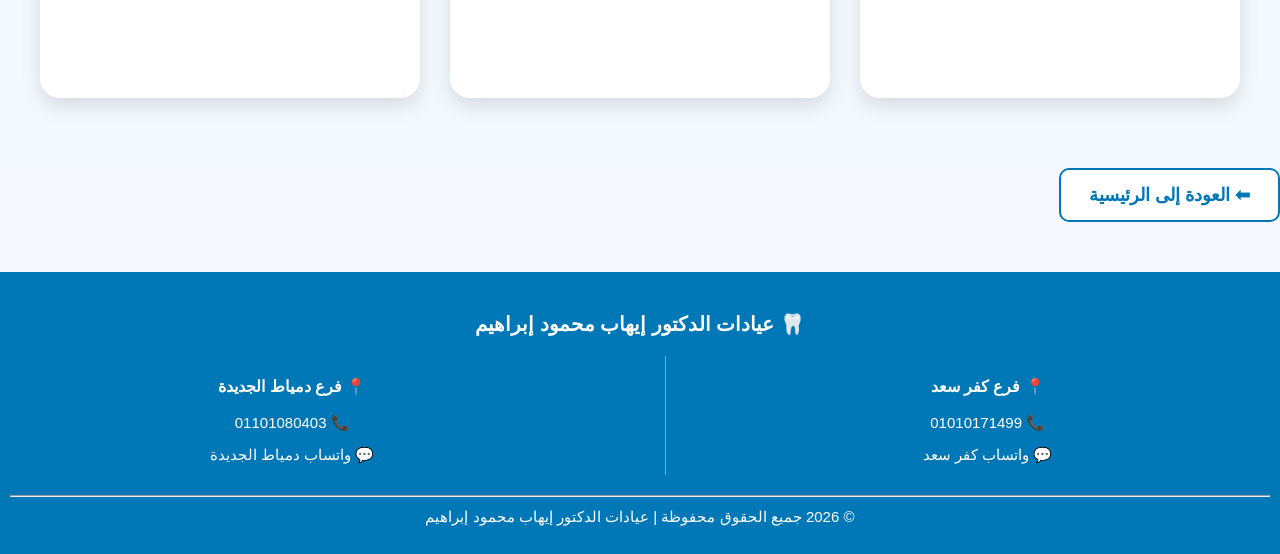
<file: services.html>
<!DOCTYPE html>
<html lang="ar" dir="rtl">

<head>
    <meta charset="UTF-8">
    <meta name="viewport" content="width=device-width, initial-scale=1.0">
    <title id="pageTitle">الخدمات</title>

    <link rel="stylesheet" href="css/style.css">
</head>

<body>


<header>

    <!-- القائمة المنسدلة -->
    <div class="menu">

        <button class="menu-btn" onclick="toggleMenu()">☰</button>

        <div class="menu-content" id="menuContent">

            <a href="index.html" id="homeLink">الرئيسية</a>
            <a href="about.html" id="aboutLink">من نحن</a>
            <a href="services.html" id="servicesLink">الخدمات</a>
            <a href="doctor.html" id="doctorLink">الطبيب</a>
            <a href="contact.html" id="contactLink">تواصل معنا</a>
            <a href="booking.html">احجز موعد</a>

        </div>

    </div>

    <!-- اسم العيادة -->
    <h2 id="clinicName" class="clinic-title">
        عيادات الدكتور إيهاب محمود إبراهيم
    </h2>

    <!-- اللغة والوضع الليلي -->
    <div class="language">

        <button onclick="changeLanguage('ar')">عربي</button>

        <button onclick="changeLanguage('en')">English</button>

        <button id="themeBtn" onclick="toggleTheme()">🌙</button>

    </div>

</header>
<section class="services-section">

    <section class="about-header">

    <div class="about-title-box">
        <span>✦</span>
        <h2 id="servicesTitle">خدماتنا</h2>
        <span>✦</span>
        <p>نقدم مجموعة متكاملة من خدمات طب الأسنان بأحدث التقنيات</p>
    </div>

</section>

   <div class="cards">

<div class="card">
<h3 id="service1">🦷 الكشف والتشخيص ووضع خطة العلاج</h3>
<p id="serviceDesc1">
تبدأ رحلة العلاج بفحص شامل للأسنان واللثة، والاستعانة بالأشعات اللازمة عند الحاجة،
للوصول إلى تشخيص دقيق ووضع خطة علاج متكاملة تناسب احتياجات كل حالة.
</p>
</div>


<div class="card">
<h3 id="service2">✨ تبييض الأسنان</h3>
<p id="serviceDesc2">
إجراء تجميلي يهدف إلى تفتيح لون الأسنان وتقليل التصبغات الناتجة عن العادات اليومية والعوامل المختلفة.
</p>
</div>


<div class="card">
<h3 id="service3">🤍 الحشوات التجميلية</h3>
<p id="serviceDesc3">
حشوات بلون الأسنان تستخدم لعلاج التسوس وإصلاح بعض العيوب البسيطة.
</p>
</div>


<div class="card">
<h3 id="service4">🦷 علاج الجذور وحشو العصب</h3>
<p id="serviceDesc4">
علاج الالتهاب أو العدوى التي تصل إلى عصب السن للحفاظ على السن الطبيعي.
</p>
</div>


<div class="card">
<h3 id="service5">😁 تقويم الأسنان</h3>
<p id="serviceDesc5">
تصحيح اعوجاج وتزاحم الأسنان وتحسين انتظامها.
</p>
</div>


<div class="card">
<h3 id="service6">👑 تركيبات وتيجان الأسنان</h3>
<p id="serviceDesc6">
تعويض أو حماية الأسنان المتضررة واستعادة شكلها ووظيفتها.
</p>
</div>


<div class="card">
<h3 id="service7">😁 تجميل وتصميم الابتسامة</h3>
<p id="serviceDesc7">
خطة تجميلية متكاملة لتحسين شكل الابتسامة.
</p>
</div>


<div class="card">
<h3 id="service8">🪞 قشور الأسنان التجميلية – الفينير</h3>
<p id="serviceDesc8">
قشور تجميلية رقيقة لتحسين لون وشكل الأسنان الأمامية.
</p>
</div>


<div class="card">
<h3 id="service9">🦷 علاج اللثة وتنظيف الجير</h3>
<p id="serviceDesc9">
إزالة الجير وعلاج التهابات اللثة.
</p>
</div>


<div class="card">
<h3 id="service10">🔩 زراعة الأسنان</h3>
<p id="serviceDesc10">
تعويض الأسنان المفقودة بأحدث تقنيات زراعة الأسنان.
</p>
</div>


<div class="card">
<h3 id="service11">🦷 خلع الأسنان وضروس العقل</h3>
<p id="serviceDesc11">
خلع الأسنان غير القابلة للعلاج وضروس العقل عند الحاجة الطبية.
</p>
</div>


<div class="card">
<h3 id="service12">👶 طب أسنان الأطفال</h3>
<p id="serviceDesc12">
رعاية متخصصة لأسنان الأطفال في بيئة آمنة ومريحة.
</p>
</div>

</div>



</div>


    </div>

</section>
<a href="index.html" class="back-btn">
    ⬅ العودة إلى الرئيسية
</a>
</section>

<footer class="footer">

    <h3>🦷 عيادات الدكتور إيهاب محمود إبراهيم</h3>

    <div class="footer-branches">

        <div class="footer-branch">

            <h4>
    <a href="kafr-saad.html">
        📍 فرع كفر سعد
    </a>
</h4>

            <p>
                📞 
                <a href="tel:01010171499">
                    01010171499
                </a>
            </p>

            <p>
                💬 
                <a href="https://wa.me/201010171499" target="_blank">
                    واتساب كفر سعد
                </a>
            </p>

        </div>


        <div class="footer-branch">

            <h4>
    <a href="new-damietta.html">
        📍 فرع دمياط الجديدة
    </a>
</h4>

            <p>
                📞 
                <a href="tel:01101080403">
                    01101080403
                </a>
            </p>

            <p>
                💬 
                <a href="https://wa.me/201101080403" target="_blank">
                    واتساب دمياط الجديدة
                </a>
            </p>

        </div>

    </div>

    <hr>

    <p>
        © 2026 جميع الحقوق محفوظة | عيادات الدكتور إيهاب محمود إبراهيم
    </p>

</footer>
<script src="js/script.js"></script>
<button id="scrollTopBtn" onclick="scrollToTop()">
⬆
</button>
</body>
</html>
</file>
<file: css/style.css>
body{
    background-color:#f5f9ff;
    font-family:Arial, sans-serif;
    margin:0;
    padding:0;
}


/* Header */

header{
    display:flex;
    align-items:center;
    justify-content:space-between;
    padding:15px 20px;
    background:#0077b6;
    position:relative;
    min-height:80px;
    overflow:visible;
}

header h2{
    margin:0;
}

nav a{
    color:white;
    text-decoration:none;
    margin-left:20px;
    font-weight:bold;
    transition:.3s;
}

nav a:hover{
    color:#ffd60a;
}

/* Hero */

.hero{
    background:
        linear-gradient(rgba(0,119,182,.55), rgba(0,119,182,.55)),
        url("../images/hero.jpg");

    background-size:cover;
    background-position:center;
    background-repeat:no-repeat;

    min-height:85vh;

    display:flex;
    flex-direction:column;
    justify-content:center;
    align-items:center;

    text-align:center;
    padding:140px 20px;
}

.hero h1{
    font-size:32px;
    color:white;
    margin-bottom:20px;
    animation:fadeDown 1s ease;
}

.hero p{
    font-size:22px;
    color:white;
    margin-bottom:30px;
    animation:fadeUp 1.2s ease;
}

/* Button */

.btn{
    background:#0077b6;
    color:white;
    text-decoration:none;
    padding:15px 35px;
    border-radius:8px;
    font-size:18px;
    font-weight:bold;
    transition:.3s;
}

.btn:hover{
    background:#023e8a;
    transform:scale(1.05);
}

/* Language Buttons */

.language button{
    background:white;
    color:#0077b6;
    border:none;
    padding:8px 15px;
    margin:5px;
    border-radius:5px;
    cursor:pointer;
    font-weight:bold;
    transition:.3s;
}

.language button:hover{
    background:#caf0f8;
}

/* Services */

.services-section{
    padding:80px 10%;
    text-align:center;
}

.services-section h2{
    font-size:35px;
    margin-bottom:40px;
    color:#0077b6;
}

.cards{
    display:grid;
    grid-template-columns:repeat(3,1fr);
    gap:30px;
    padding:20px;
}

.card{
    background:white;
    padding:30px;
    border-radius:20px;
    box-shadow:0 8px 20px rgba(0,0,0,.12);
    transition:.3s;
    min-height:220px;
}

.card h3{
    color:#0077b6;
    font-size:23px;
    margin-bottom:20px;
}

.card p{
    font-size:17px;
    line-height:2;
    color:#555;
}

.card:hover{
    transform:translateY(-10px);
}

/* Booking */

.booking-section{
    padding:80px 10%;
    text-align:center;
    background:#f5f9ff;
}

.booking-section h2{
    font-size:35px;
    color:#0077b6;
    margin-bottom:40px;
}

.booking-form{
    background:white;
    max-width:500px;
    margin:auto;
    padding:35px;
    border-radius:15px;
    box-shadow:0 5px 15px rgba(0,0,0,.15);
}

.booking-form input{
    width:90%;
    padding:15px;
    margin:10px;
    border:1px solid #ccc;
    border-radius:8px;
    font-size:16px;
}

.booking-form button{
    background:#0077b6;
    color:white;
    border:none;
    padding:15px 40px;
    border-radius:8px;
    font-size:18px;
    cursor:pointer;
    transition:.3s;
}

.booking-form button:hover{
    background:#023e8a;
    transform:scale(1.05);
}

/* Dark Mode */

.dark{
    background:#1a1a1a;
    color:white;
}

.dark header{
    background:#222;
}

.dark .hero{
    background:
        linear-gradient(rgba(0,0,0,.65), rgba(0,0,0,.65)),
        url("../images/hero.jpg");

    background-size:cover;
    background-position:center;
    background-repeat:no-repeat;
}

.dark .hero h1,
.dark .hero p{
    color:white;
}

.dark .services-section{
    background:#1a1a1a;
}

.dark .card{
    background:#333;
    color:white;
}

.dark .booking-section{
    background:#1a1a1a;
}

.dark .booking-form{
    background:#333;
}

.dark .booking-form input{
    background:#444;
    color:white;
    border:none;
}

.dark .btn{
    background:#0077ff;
}

/* Animations */

@keyframes fadeDown{
    from{
        opacity:0;
        transform:translateY(-50px);
    }
    to{
        opacity:1;
        transform:translateY(0);
    }
}

@keyframes fadeUp{
    from{
        opacity:0;
        transform:translateY(50px);
    }
    to{
        opacity:1;
        transform:translateY(0);
    }
}

@keyframes zoomIn{
    from{
        opacity:0;
        transform:scale(.5);
    }
    to{
        opacity:1;
        transform:scale(1);
    }
}
.doctor-container {
    display: flex;
    align-items: center;
    justify-content: center;
    gap: 40px;
    padding: 50px;
}

.doctor-image {
    width: 180px;
    height: 180px;
    border-radius: 50%;
}

.doctor-info {
    max-width: 600px;
    text-align: right;
}

.doctor-info p {
    font-size: 18px;
    line-height: 2;
}
/* Contact */

.contact-section{
    padding:80px 10%;
    text-align:center;
}

.contact-section h2{
    font-size:35px;
    color:#0077b6;
    margin-bottom:30px;
}

.contact-section p{
    font-size:20px;
    line-height:2;
}

.contact-info{
    background:white;
    max-width:500px;
    margin:30px auto;
    padding:30px;
    border-radius:15px;
    box-shadow:0 5px 15px rgba(0,0,0,.15);
}

.contact-info p{
    margin:15px;
}
.clinic-title{
    position:absolute;
    left:50%;
    transform:translateX(-50%);
    margin:0;
    color:white;
    font-size:28px;
    font-weight:bold;
    white-space:nowrap;
    z-index:1;
}
/* القائمة المنسدلة */

.menu{
    position: relative;
}

.menu-btn{
    background:#0077b6;
    color:white;
    border:none;
    font-size:28px;
    cursor:pointer;
    padding:8px 15px;
    border-radius:8px;
}

.menu-content{
    display:none;
    position:absolute;
    top:50px;
    right:0;
    background:white;
    min-width:260px;
    width:max-content;
    border-radius:10px;
    box-shadow:0 8px 20px rgba(0,0,0,.2);
    overflow:hidden;
    z-index:999;
}
.menu-content a{
    display:block;
    padding:15px 20px;
    color:#0077b6;
    text-decoration:none;
    font-weight:bold;
    white-space:nowrap;
    transition:.3s;
}

.menu-content a:hover{
    background:#caf0f8;
}

.menu-content.show{
    display:block;
}

.dark .menu-content{
    background:#333;
}

.dark .menu-content a{
    color:white;
}

.dark .menu-content a:hover{
    background:#444;
}
#menuBookingBtn{
    background:#0077b6;
    color:white;
    text-decoration:none;
    padding:15px 20px;
    border-radius:8px;
    display:block;
    margin:10px;
    text-align:center;
}

#menuBookingBtn:hover{
    background:#023e8a;
}
@media(max-width:900px){

    .cards{
        grid-template-columns:repeat(2,1fr);
    }

}


@media(max-width:600px){

    .cards{
        grid-template-columns:1fr;
    }

}


/* Clinics Cards */
.clinic-cards{
    display:flex;
    justify-content:center;
    align-items:center;
    gap:40px;
   flex-wrap:wrap;
}

.clinic-card{
    width:350px;
    height:220px;
    border-radius:20px;
    overflow:hidden;
    cursor:pointer;
    display:flex;
    flex-direction:column;
    justify-content:center;
    align-items:center;
    text-align:center;
    color:white;
    background-size:cover;
    background-position:center;
    box-shadow:0 8px 20px rgba(0,0,0,.25);
    transition:.3s;
}

.clinic-card h3{
    font-size:30px;
    margin-bottom:15px;
}

.clinic-card p{
    font-size:20px;
}

.clinic-card:hover{
    transform:scale(1.05);
}

.kafr{
    background-image:linear-gradient(rgba(0,0,0,.4),rgba(0,0,0,.4)),
    url("../images/kafr.jpg");
}

.new-damietta{
    background-image:linear-gradient(rgba(0,0,0,.4),rgba(0,0,0,.4)),
    url("../images/new-damietta.jpg");
}
@media(max-width:600px){

    .clinic-cards{
        flex-direction:column;
    }

}
.kafr-page{
    min-height:100vh;
    background:
    linear-gradient(rgba(0,0,0,.5),rgba(0,0,0,.5)),
    url("../images/kafr.jpg");

    background-size:cover;
    background-position:center;

    display:flex;
    flex-direction:column;
    justify-content:center;
    align-items:center;

    color:white;
    text-align:center;
    padding:40px;
}

.kafr-page .contact-info{
    background:rgba(255,255,255,.85);
    color:#333;
    padding:40px;
    border-radius:20px;
    max-width:600px;
    backdrop-filter:blur(5px);
}

.kafr-page h2{
    color:white;
    font-size:40px;
    margin-bottom:30px;
}
.kafr-page.contact-section{
    padding:0;
}
.kafr-page.contact-section h2{
    color:white;
    font-size:45px;
    margin-bottom:30px;
    text-align:center;
    width:100%;
}


.kafr-page h2{
    width:100%;
    text-align:center;
    position:relative;
    left:auto;
    transform:none;
}
.location-btn{
    display:block;
    margin-top:20px;
    background:#00b4d8;
    color:white;
    text-decoration:none;
    padding:12px 25px;
    border-radius:10px;
    font-weight:bold;
    transition:.3s;
}

.location-btn:hover{
    background:#0077b6;
    transform:scale(1.05);
}
.phone-link{
    color:#0077b6;
    text-decoration:none;
    font-weight:bold;
}

.phone-link:hover{
    color:#023e8a;
}


.whatsapp-btn{
    display:inline-block;
    margin-top:15px;
    background:#25D366;
    color:white;
    text-decoration:none;
    padding:12px 25px;
    border-radius:10px;
    font-weight:bold;
    transition:.3s;
}

.whatsapp-btn:hover{
    transform:scale(1.05);
    background:#128C7E;
}
/* زر واتساب العائم */

.floating-whatsapp{
    position:fixed;
    bottom:25px;
    right:25px;
    width:65px;
    height:65px;
    background:#25D366;
    color:white;
    border-radius:50%;
    display:flex;
    justify-content:center;
    align-items:center;
    font-size:32px;
    text-decoration:none;
    box-shadow:0 6px 15px rgba(0,0,0,.3);
    transition:.3s;
    z-index:9999;
}

.floating-whatsapp:hover{
    transform:scale(1.1);
    background:#128C7E;
}
.back-btn{
    display:inline-block;
    background:#ffffff;
    color:#0077b6;
    text-decoration:none;
    padding:14px 28px;
    border-radius:10px;
    font-size:18px;
    font-weight:bold;
    border:2px solid #0077b6;
    transition:.3s;
}

.back-btn:hover{
    background:#0077b6;
    color:white;
    transform:scale(1.05);
}
/* Footer */

/* ===== Footer ===== */

.footer{
    background:#0077b6;
    color:white;
    text-align:center;
    padding:20px 10px;
    margin-top:50px;
}

.footer h3{
    font-size:20px;
    margin-bottom:8px;
}

.footer p{
    font-size:15px;
    margin:5px 0;
    line-height:1.6;
}
#scrollTopBtn{
    position:fixed;
    bottom:20px;
    left:20px;
    width:50px;
    height:50px;
    border:none;
    border-radius:50%;
    background:#0077b6;
    color:white;
    font-size:22px;
    cursor:pointer;
    display:none;
    box-shadow:0 4px 10px rgba(0,0,0,.3);
    transition:.3s;
    z-index:1000;
}

#scrollTopBtn:hover{
    background:#023e8a;
    transform:scale(1.1);
}
.new-damietta-page{
    min-height:100vh;
    background:
    linear-gradient(rgba(0,0,0,.5),rgba(0,0,0,.5)),
    url("../images/new-damietta.jpg");

    background-size:cover;
    background-position:center;

    display:flex;
    flex-direction:column;
    justify-content:center;
    align-items:center;

    color:white;
    text-align:center;
    padding:40px;
}

.new-damietta-page .contact-info{
    background:rgba(255,255,255,.85);
    color:#333;
    padding:40px;
    border-radius:20px;
    max-width:600px;
    backdrop-filter:blur(5px);
}

.new-damietta-page h2{
    color:white;
    font-size:45px;
    margin-bottom:30px;
}

.floating-phone{
    position:fixed;
    bottom:20px;
    right:90px;   /* يخليه جنب زر الواتساب */
    width:60px;
    height:60px;
    background:#0077b6;
    color:white;
    border-radius:50%;
    display:flex;
    justify-content:center;
    align-items:center;
    text-decoration:none;
    font-size:28px;
    box-shadow:0 5px 15px rgba(0,0,0,.3);
    transition:.3s;
    z-index:999;
}

.floating-phone:hover{
    transform:scale(1.1);
    background:#023e8a;
}

.footer-branches{
    display: flex;
    justify-content: center;
    align-items: flex-start;
    gap: 50px;
    margin: 20px 0;
}

.footer-branch{
    flex: 1;
    text-align: center;
}

.footer-branch:first-child{
    border-left: 1px solid rgba(255,255,255,0.4);
    padding-left: 40px;
}

.footer-branch:last-child{
    padding-right: 40px;
}

.footer-branch h4{
    margin-bottom: 15px;
}

.footer-branch p{
    margin: 8px 0;
}
.footer a,
.footer a:link,
.footer a:visited,
.footer a:hover,
.footer a:active{
    color: white !important;
    text-decoration: none;
}
/* Social Icons */

.social-icons{
    display: flex;
    justify-content: center;
    gap: 20px;
    margin: 25px 0 40px;
}

.social-icons a{
    width: 60px;
    height: 60px;
    background: white;
    color: #0077b6;
    border-radius: 50%;
    display: flex;
    justify-content: center;
    align-items: center;
    text-decoration: none;
    font-size: 28px;
    box-shadow: 0 5px 15px rgba(0,0,0,.15);
    transition: .3s;
}

.social-icons a:hover{
    background: #0077b6;
    color: white;
    transform: scale(1.1);
}
.social-title{
    text-align: center;
    font-size: 30px;
    color: #0077b6;
    margin-top: 20px;
    margin-bottom: 20px;
}
.contact-cards{
    display: flex;
    justify-content: center;
    gap: 30px;
    flex-wrap: wrap;
    margin-top: 40px;
}

.contact-cards .contact-info{
    width: 420px;
    margin: 0;
    max-width: none;
}
.contact-info h3{
    color:#0077b6;
    font-size:26px;
    margin-bottom:20px;
}

.contact-info{
    transition:0.3s;
}

.contact-info:hover{
    transform:translateY(-8px);
    box-shadow:0 10px 25px rgba(0,0,0,.18);
}


.branch-icons{
    display: flex;
    justify-content: center;
    gap: 15px;
    margin-top: 15px;
}

.branch-icons a{
    width:45px;
    height:45px;
    display:flex;
    justify-content:center;
    align-items:center;
    border-radius:50%;
    background:#0077b6;
    color:white;
    text-decoration:none;
    font-size:20px;
    transition:.3s;
}

.branch-icons a:hover{
    background:#023e8a;
    transform:scale(1.1);
}

.whatsapp-menu{
    position: relative;
}

.whatsapp-options{
    display: none;
    position: absolute;
    top: 45px;
    right: 0;
    background: white;
    padding: 10px;
    border-radius: 10px;
    box-shadow: 0 3px 10px #999;
   width: 200px;
   box-sizing: border-box;
    z-index: 100;
}



.whatsapp-options.show{
    opacity: 1;
    visibility: visible;
    transform: translateY(0);
}
.whatsapp-options a{
    display: block;
    padding: 10px;
    margin-bottom: 8px;
    text-decoration: none;
    color: #333;
    white-space: nowrap;
}
.whatsapp-options a:hover{
    background: #f1f1f1;
}

.whatsapp-options.show{
    display: block;
}
.booking-form label{
    display:block;
    text-align:right;
    margin:15px 0 8px;
    font-size:18px;
    font-weight:bold;
}

.booking-form select{
    width:90%;
    padding:15px;
    margin:10px;
    border:1px solid #ccc;
    border-radius:8px;
    font-size:16px;
    background:white;
}
#caseDescription {
    width: 100%;
    height: 120px;
    padding: 12px;
    border: 1px solid #ddd;
    border-radius: 12px;
    font-size: 16px;
    font-family: Arial, sans-serif;
    resize: vertical;
    box-sizing: border-box;
    background-color: #fff;
    transition: 0.3s;
}

#caseDescription:focus {
    border-color: #2aa7c9;
    outline: none;
    box-shadow: 0 0 8px rgba(42,167,201,0.25);
}

#caseDescription::placeholder {
    color: #999;
}
/* About Page */

.about-box {
    max-width: 900px;
    margin: 40px auto;
    padding: 30px;
}


.about-box h3 {
    color: #0b7dda;
    font-size: 24px;
    margin-top: 25px;
    margin-bottom: 15px;
}


.about-box p {
    background: white;
    padding: 25px;
    border-radius: 15px;
    line-height: 2;
    font-size: 17px;
    box-shadow: 0 5px 15px rgba(0,0,0,0.08);
    margin-bottom: 25px;
    border-right: 5px solid #0b7dda;
}


body.dark .about-box p {
    background: #1e1e1e;
    color: white;
}


#aboutTitle {
    text-align: center;
    font-size: 35px;
    margin-top: 40px;
    color: #0b7dda;
}
/* About Page */

.about-box {
    background: white;
    padding: 30px;
    margin: 30px auto;
    width: 85%;
    border-radius: 20px;
    box-shadow: 0 8px 20px rgba(0,0,0,0.1);
    line-height: 2;
}


.about-box h3 {
    color: #0b7dda;
    margin-top: 25px;
    font-size: 24px;
}


.about-box p {
    font-size: 17px;
    color: #444;
    text-align: justify;
}


.services-section h2 {
    text-align: center;
    color: #0b7dda;
    font-size: 32px;
    margin-top: 40px;
}
.about-box h3::before {
    content: "🦷";
    margin-left: 10px;
}


.about-box p {
    background: #f8fbff;
    padding: 15px;
    border-radius: 12px;
    border-right: 4px solid #0b7dda;
}
/* تصميم صفحة من نحن بشكل احترافي */

.services-section {
    padding: 50px 20px;
    background: #f4f9ff;
}


.services-section h2 {
    color: #0b7dda;
    font-size: 35px;
    text-align: center;
    margin-bottom: 40px;
}


.about-box {
    width: 85%;
    margin: auto;
    display: grid;
    gap: 25px;
}


.about-box h3 {
    background: linear-gradient(135deg,#0b7dda,#00b4d8);
    color: white;
    padding: 15px 25px;
    border-radius: 15px 15px 0 0;
    margin: 0;
    font-size: 24px;
}


.about-box p {
    background: white;
    padding: 25px;
    margin: 0;
    border-radius: 0 0 15px 15px;
    box-shadow: 0 10px 25px rgba(0,0,0,0.08);
    color: #444;
    font-size: 18px;
    line-height: 2;
}


.about-box h3::before {
    content: "🦷 ";
}


.about-box > * {
    transition: 0.3s;
}


.about-box h3:hover {
    transform: translateY(-3px);
}
/* عنوان من نحن */

.services-section h2 {
    text-align: center;
    font-size: 42px;
    font-weight: 800;
    color: #123c69;
    margin-bottom: 50px;
    position: relative;
}


.services-section h2 span {
    background: linear-gradient(90deg,#0b7dda,#00b4d8);
    -webkit-background-clip: text;
    -webkit-text-fill-color: transparent;
}

.about-header{
    text-align:center;
    padding:40px 20px 20px;
}

.about-title-box{
    display:inline-block;
    background:white;
    padding:25px 50px;
    border-radius:20px;
    box-shadow:0 8px 25px rgba(0,0,0,0.12);
    border-top:5px solid #0b8fac;
}

.about-title-box h2{
    color:#0b8fac;
    font-size:38px;
    margin:10px 0;
}

.about-title-box span{
    color:#d4a017;
    font-size:25px;
}

.about-title-box p{
    color:#666;
    font-size:17px;
    margin-top:10px;
}
/* ضبط الموقع لكل الشاشات */

html{
    font-size:16px;
}

body{
    overflow-x:hidden;
}

h1{
    font-size:clamp(30px, 5vw, 50px);
}

h2{
    font-size:clamp(24px, 4vw, 35px);
}

h3{
    font-size:clamp(18px, 3vw, 25px);
}

p{
    font-size:clamp(15px, 2vw, 18px);
    line-height:1.8;
}

@media (max-width: 700px){

    header{
        flex-direction: column;
        gap: 15px;
        padding: 15px;
    }

    .clinic-title{
        position: static;
        transform: none;
        font-size: 20px;
        text-align: center;
        white-space: normal;
    }

    .menu{
        order: 2;
    }

    .language{
        order: 3;
        display: flex;
        justify-content: center;
        flex-wrap: wrap;
    }

    .language button{
        font-size: 13px;
        padding: 7px 10px;
    }

}
/* تصغير الهيدر وجعله مناسب لكل الشاشات */

header{
    padding:10px 15px;
    min-height:70px;
}

.clinic-title{
    font-size:22px;
    max-width:45%;
    text-align:center;
    white-space:normal;
}

.menu-btn{
    font-size:22px;
    padding:6px 12px;
}

.language button{
    font-size:13px;
    padding:6px 10px;
}


/* للموبايل */

@media(max-width:700px){

    header{
        gap:10px;
    }

    .clinic-title{
        font-size:18px;
        max-width:100%;
        order:1;
    }

    .menu{
        order:2;
    }

    .language{
        order:3;
        gap:5px;
    }

    .language button{
        font-size:12px;
        padding:5px 8px;
    }

}
</file>
